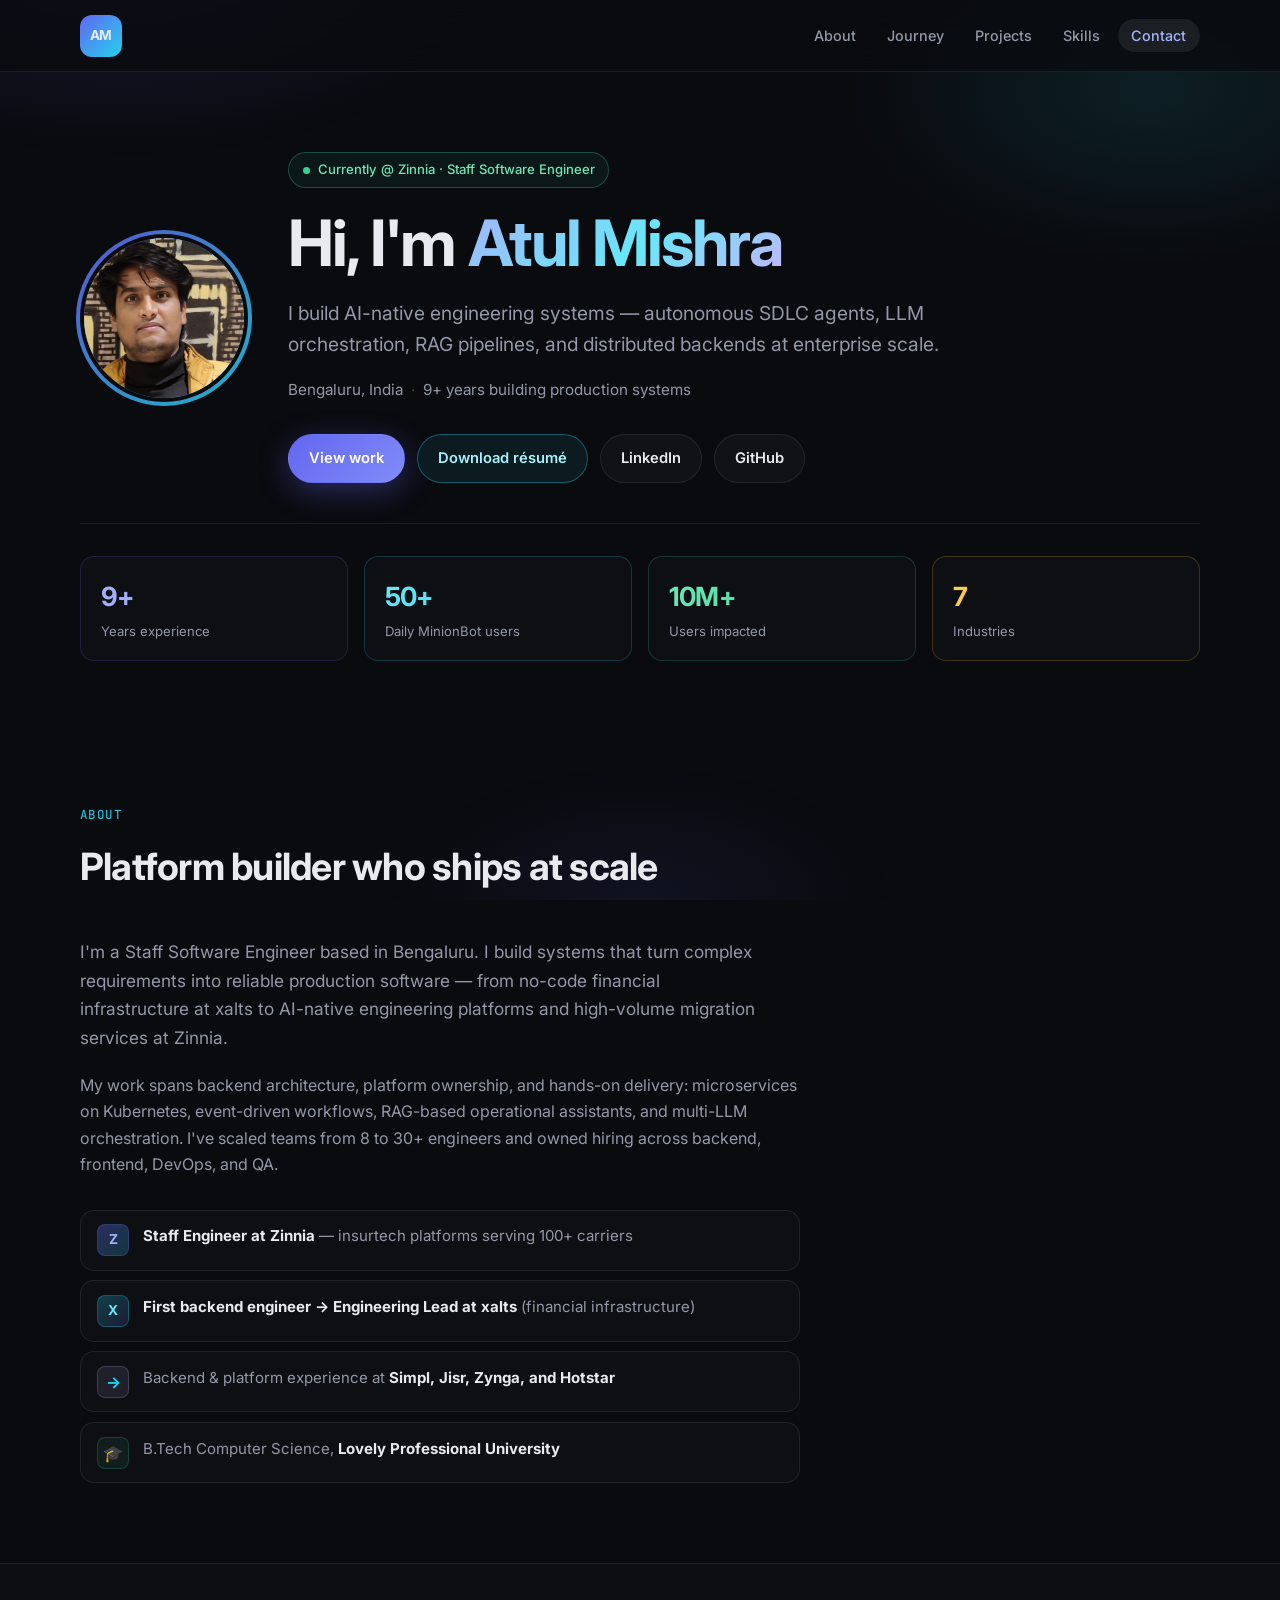
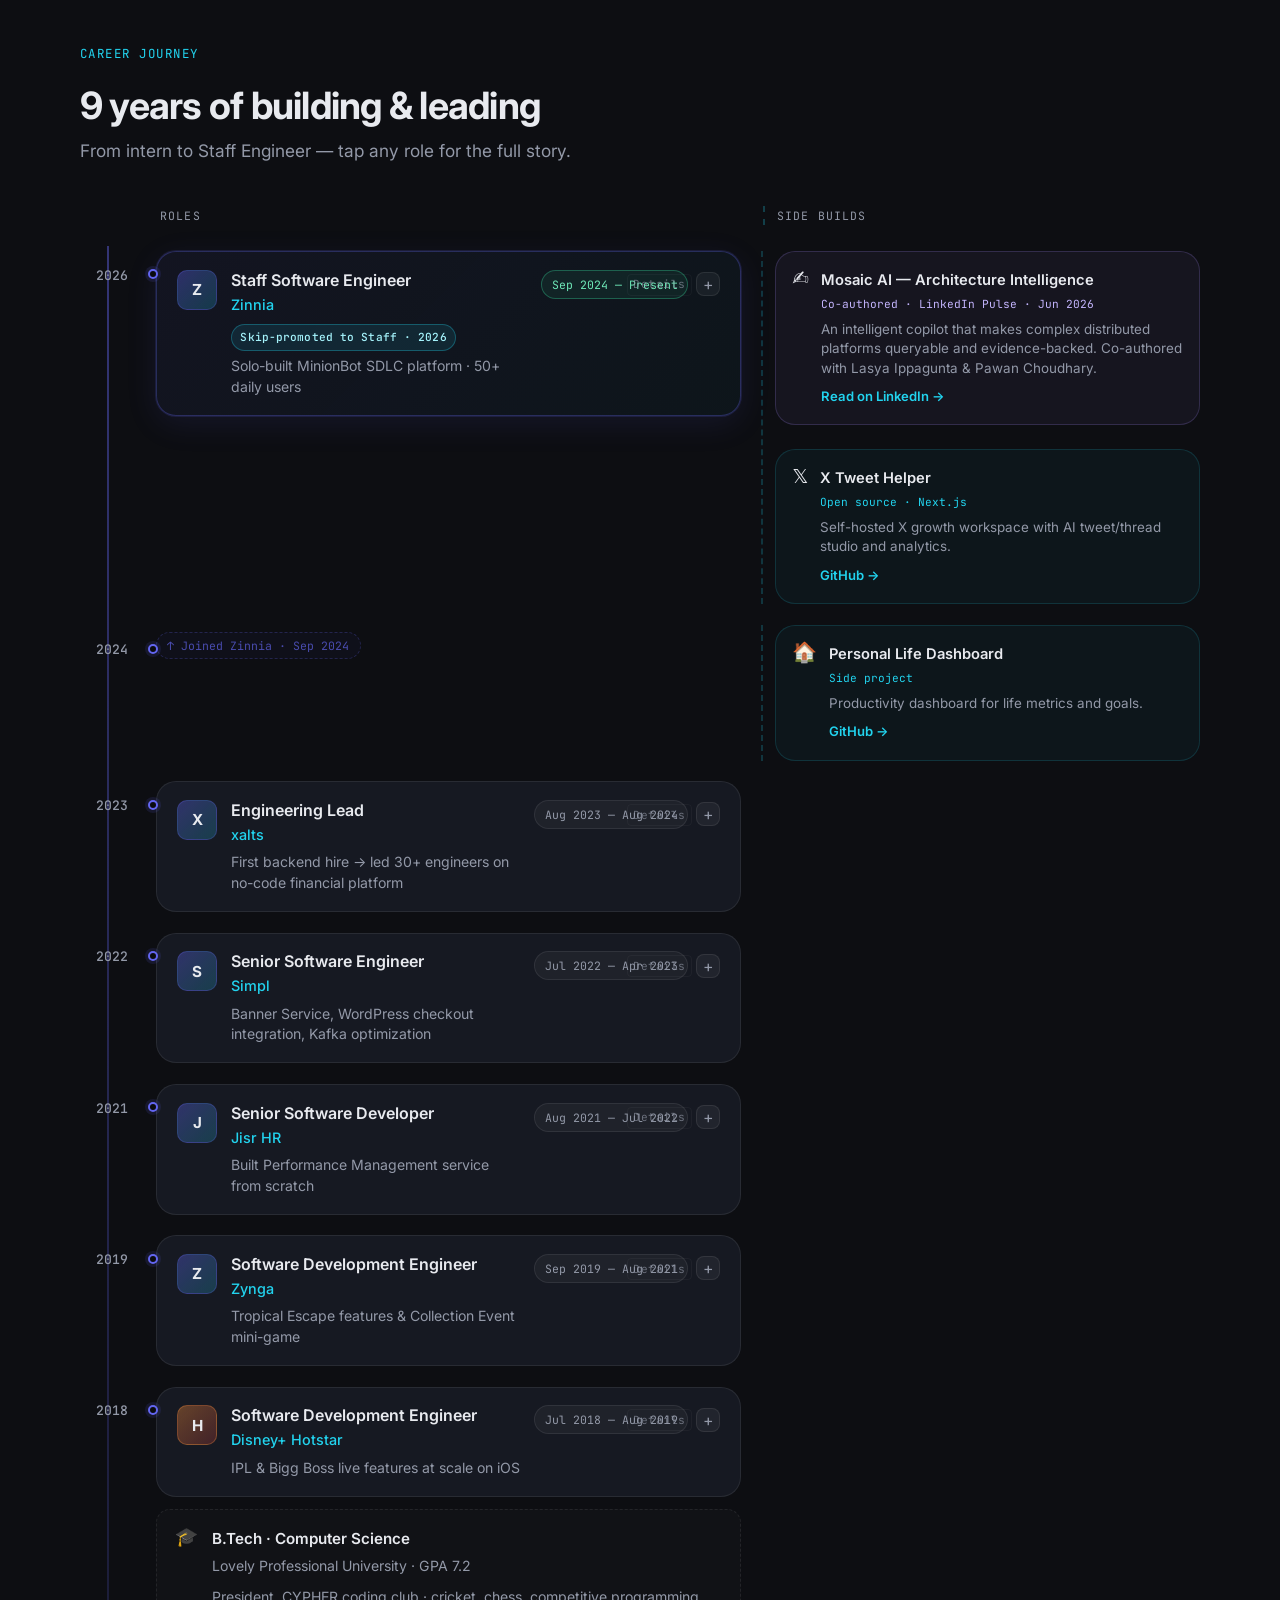
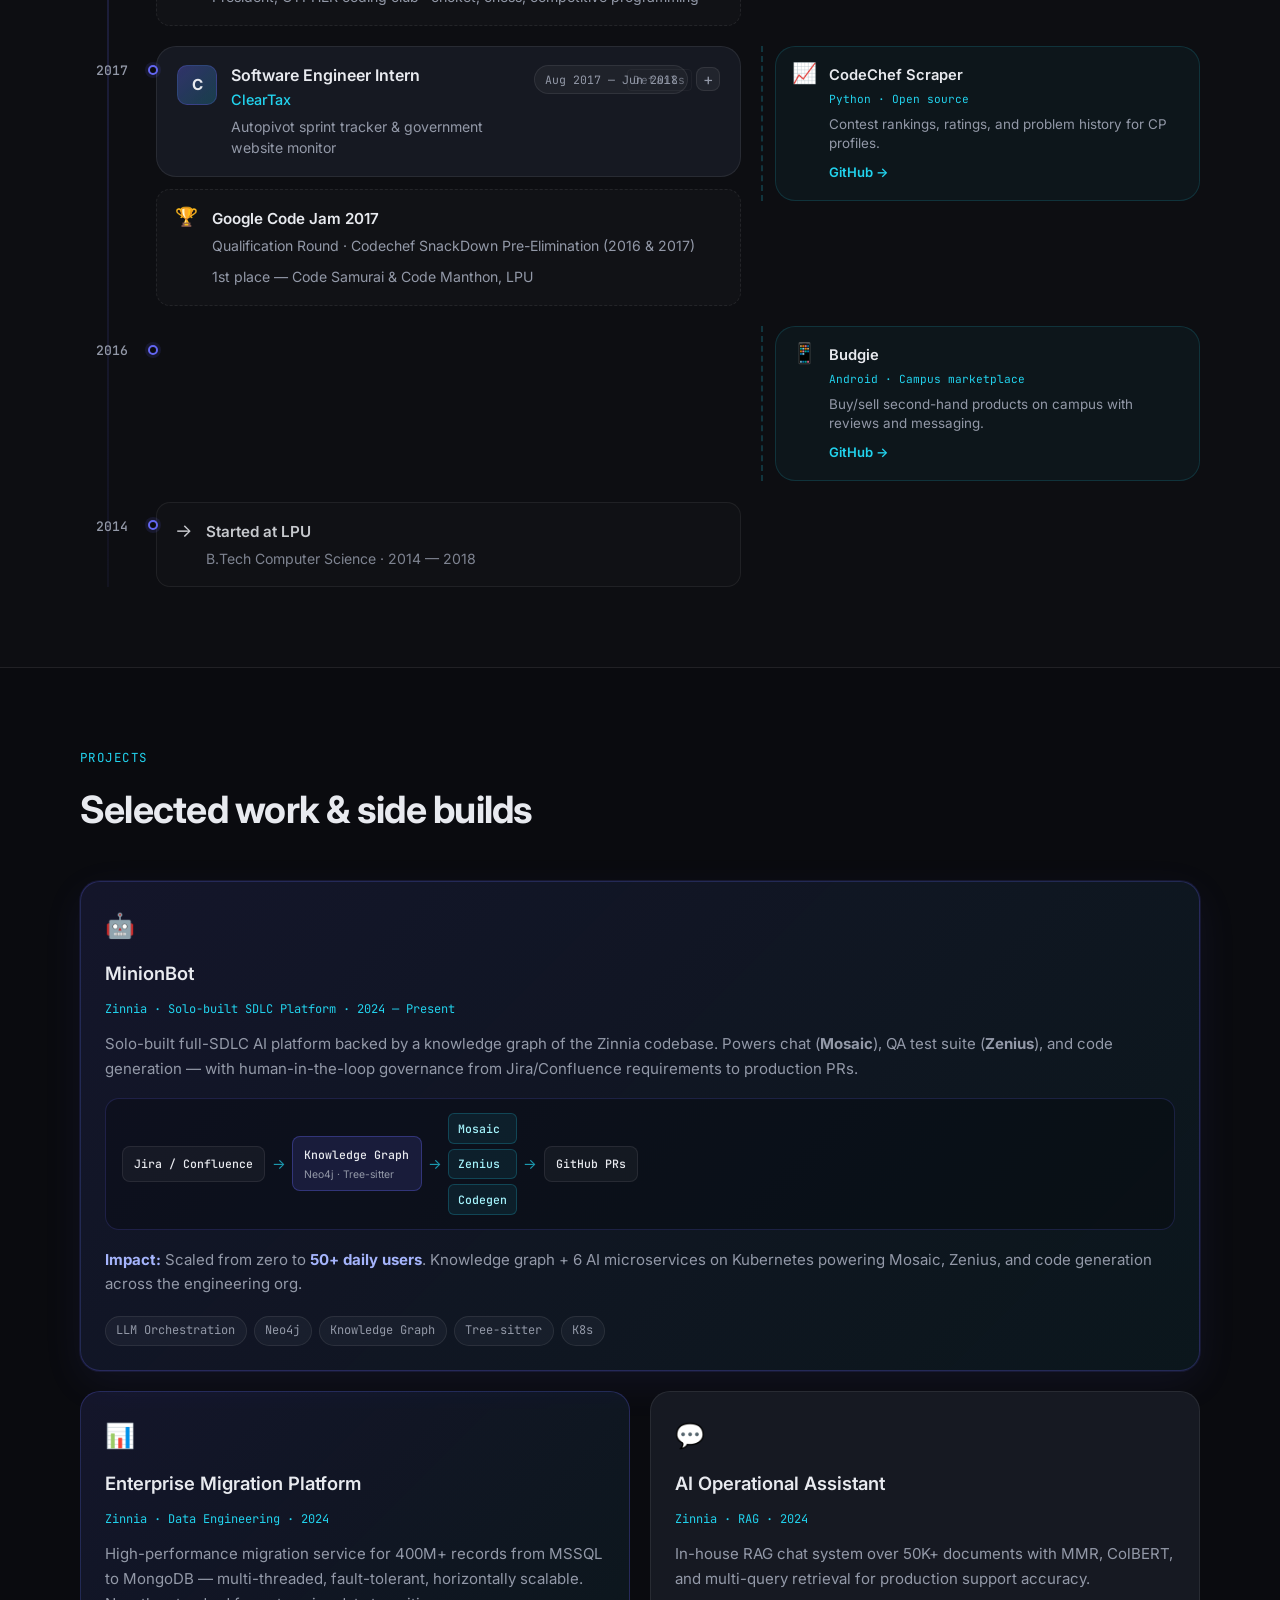
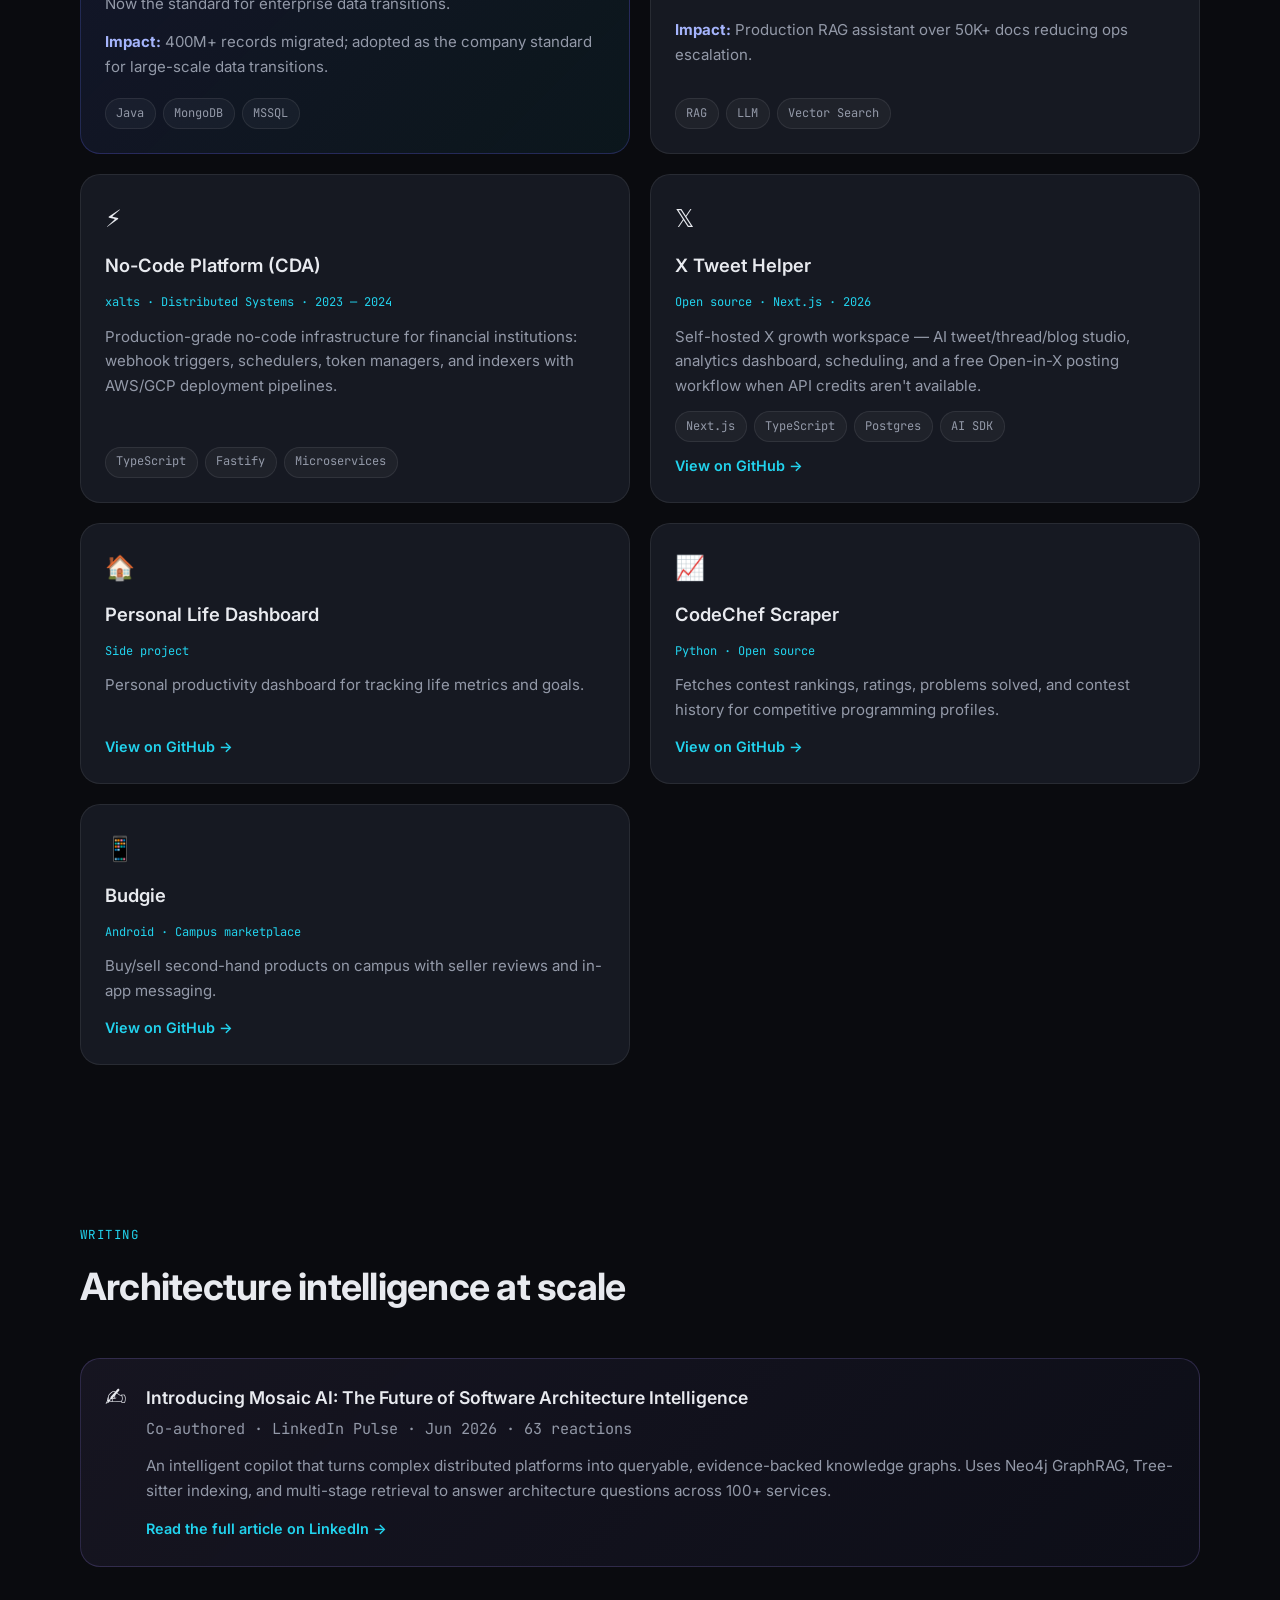
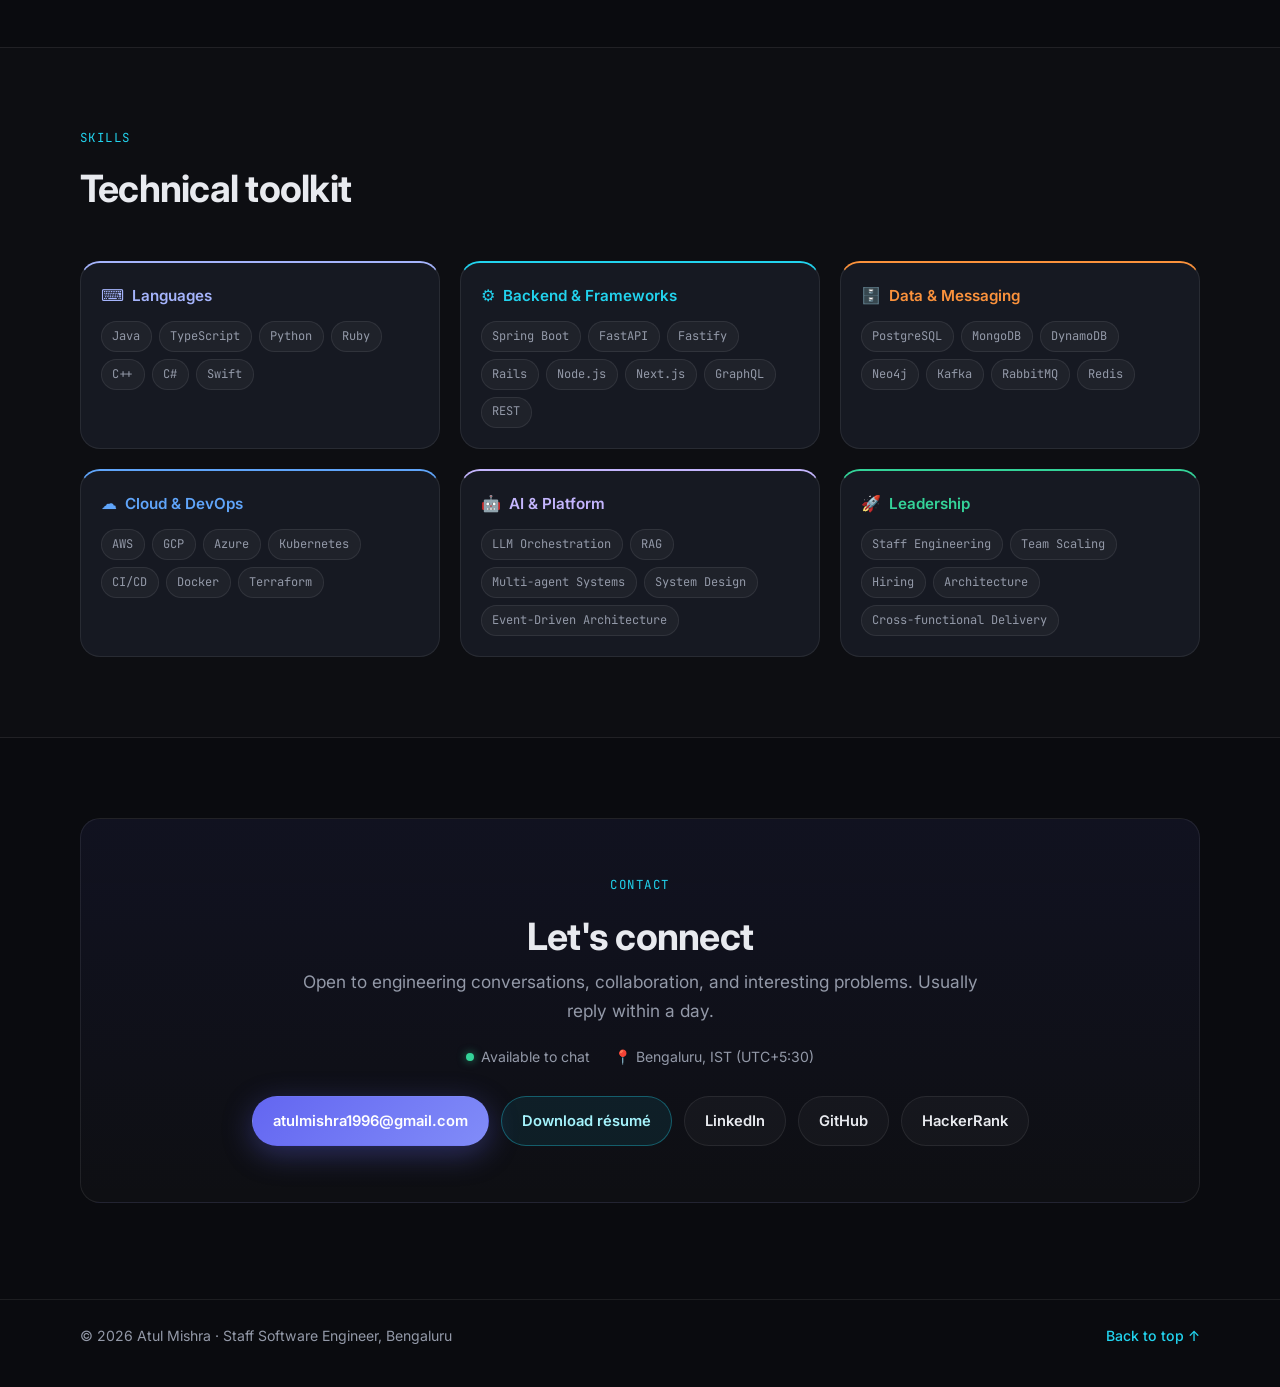
<file: index.html>
<!DOCTYPE html>
<html lang="en">
<head>
  <meta charset="UTF-8" />
  <meta name="viewport" content="width=device-width, initial-scale=1.0" />
  <meta name="description" content="Atul Mishra — Staff Software Engineer at Zinnia building AI platforms, autonomous SDLC agents, and enterprise-scale products." />
  <title>Atul Mishra · Staff Software Engineer</title>

  <!-- Open Graph / Social -->
  <meta property="og:type" content="website" />
  <meta property="og:url" content="https://atulmishra1996.github.io/" />
  <meta property="og:title" content="Atul Mishra · Staff Software Engineer" />
  <meta property="og:description" content="Building AI-native engineering systems: autonomous SDLC agents, LLM orchestration, RAG pipelines, and large-scale distributed platforms. 9+ years shipping at scale." />
  <meta property="og:image" content="https://atulmishra1996.github.io/assets/atul_photo.jpg" />
  <meta property="og:site_name" content="Atul Mishra" />

  <meta name="twitter:card" content="summary_large_image" />
  <meta name="twitter:title" content="Atul Mishra · Staff Software Engineer" />
  <meta name="twitter:description" content="AI platforms, distributed systems, and engineering leadership. 9+ years shipping at scale." />
  <meta name="twitter:image" content="https://atulmishra1996.github.io/assets/atul_photo.jpg" />

  <link rel="preconnect" href="https://fonts.googleapis.com" />
  <link rel="preconnect" href="https://fonts.gstatic.com" crossorigin />
  <link href="https://fonts.googleapis.com/css2?family=Inter:wght@400;500;600;700&family=JetBrains+Mono:wght@400;500&display=swap" rel="stylesheet" />
  <link rel="stylesheet" href="styles.css" />

  <!-- Structured data -->
  <script type="application/ld+json">
  {
    "@context": "https://schema.org",
    "@type": "Person",
    "name": "Atul Mishra",
    "jobTitle": "Staff Software Engineer",
    "url": "https://atulmishra1996.github.io/",
    "image": "https://atulmishra1996.github.io/assets/atul_photo.jpg",
    "email": "mailto:atulmishra1996@gmail.com",
    "address": {
      "@type": "PostalAddress",
      "addressLocality": "Bengaluru",
      "addressCountry": "IN"
    },
    "sameAs": [
      "https://www.linkedin.com/in/atul-mishra-96b4a2a3/",
      "https://github.com/atulmishra1996"
    ],
    "knowsAbout": [
      "AI Engineering", "LLM Orchestration", "RAG", "Distributed Systems",
      "Kubernetes", "Data Engineering", "Engineering Leadership"
    ]
  }
  </script>
</head>
<body>
  <!-- Scroll progress bar -->
  <div id="scroll-progress" aria-hidden="true"></div>

  <div class="bg-glow" aria-hidden="true"></div>

  <header class="site-header" id="top">
    <nav class="nav container">
      <a class="logo" href="#top">AM</a>
      <button class="nav-toggle" aria-label="Toggle menu" aria-expanded="false">
        <span></span><span></span><span></span>
      </button>
      <ul class="nav-links">
        <li><a href="#about">About</a></li>
        <li><a href="#journey">Journey</a></li>
        <li><a href="#projects">Projects</a></li>
        <li><a href="#skills">Skills</a></li>
        <li><a href="#contact">Contact</a></li>
      </ul>
    </nav>
  </header>

  <main>
    <section class="hero container">
      <div class="hero-layout">
        <div class="hero-photo-wrap">
          <img
            class="hero-photo"
            src="assets/atul_photo.jpg"
            alt="Atul Mishra"
            width="168"
            height="168"
            loading="eager"
            decoding="async"
            onerror="this.style.display='none';this.nextElementSibling.removeAttribute('hidden')"
          />
          <div class="hero-photo-fallback" hidden aria-hidden="true">AM</div>
        </div>
        <div class="hero-content hero-animate">
          <p class="hero-badge">
            <span class="badge-dot"></span>
            Currently @ Zinnia &middot; Staff Software Engineer
          </p>
          <h1 class="hero-title">
            Hi, I'm <span class="gradient-text">Atul Mishra</span>
          </h1>
          <p class="hero-subtitle">
            I build AI-native engineering systems — autonomous SDLC agents, LLM orchestration,
            RAG pipelines, and distributed backends at enterprise scale.
          </p>
          <p class="hero-meta">
            <span>Bengaluru, India</span>
            <span class="dot">·</span>
            <span>9+ years building production systems</span>
          </p>
          <div class="hero-actions">
            <a class="btn btn-primary" href="#projects">View work</a>
            <a class="btn btn-resume" href="assets/Atul_Mishra_Resume.pdf" download="Atul_Mishra_Resume.pdf">Download résumé</a>
            <a class="btn btn-ghost" href="https://www.linkedin.com/in/atul-mishra-96b4a2a3/" target="_blank" rel="noopener">LinkedIn</a>
            <a class="btn btn-ghost" href="https://github.com/atulmishra1996" target="_blank" rel="noopener">GitHub</a>
          </div>
        </div>
      </div>
      <div class="hero-stats hero-animate hero-animate--delay">
        <div class="stat stat--years" tabindex="0">
          <strong data-target="9" data-suffix="+">9+</strong>
          <span>Years experience</span>
          <div class="stat-tooltip">9 years shipping production-grade systems across 7 companies — from gaming and streaming to fintech and AI engineering.</div>
        </div>
        <div class="stat stat--minion" tabindex="0">
          <strong data-target="50" data-suffix="+">50+</strong>
          <span>Daily MinionBot users</span>
          <div class="stat-tooltip">Solo-built SDLC platform scaled from zero to 50+ daily users — knowledge graph powering Mosaic, Zenius, and code generation across Zinnia.</div>
        </div>
        <div class="stat stat--users" tabindex="0">
          <strong data-target="10" data-suffix="M+">10M+</strong>
          <span>Users impacted</span>
          <div class="stat-tooltip">Built live leaderboard, voting, and scorecard features for IPL &amp; Bigg Boss at Disney+ Hotstar — serving tens of millions of concurrent users.</div>
        </div>
        <div class="stat stat--industries" tabindex="0">
          <strong data-target="7" data-suffix="">7</strong>
          <span>Industries</span>
          <div class="stat-tooltip">Gaming · Fintech · Insurtech · Streaming · HR Tech · No-code Financial · AI Engineering — fast adapter across domains.</div>
        </div>
      </div>
    </section>

    <section id="about" class="section container reveal">
      <div class="section-head">
        <p class="eyebrow">About</p>
        <h2>Platform builder who ships at scale</h2>
      </div>
      <div class="about-grid">
        <p class="lead">
          I'm a Staff Software Engineer based in Bengaluru. I build systems that turn
          complex requirements into reliable production software — from no-code financial
          infrastructure at xalts to AI-native engineering platforms and high-volume migration
          services at Zinnia.
        </p>
        <p>
          My work spans backend architecture, platform ownership, and hands-on delivery: microservices
          on Kubernetes, event-driven workflows, RAG-based operational assistants, and multi-LLM
          orchestration. I've scaled teams from 8 to 30+ engineers and owned hiring across
          backend, frontend, DevOps, and QA.
        </p>
        <ul class="about-highlights">
          <li>
            <span class="highlight-icon highlight-icon--zinnia">Z</span>
            <div><strong>Staff Engineer at Zinnia</strong> — insurtech platforms serving 100+ carriers</div>
          </li>
          <li>
            <span class="highlight-icon highlight-icon--xalts">X</span>
            <div><strong>First backend engineer → Engineering Lead at xalts</strong> (financial infrastructure)</div>
          </li>
          <li>
            <span class="highlight-icon highlight-icon--exp">→</span>
            <div>Backend &amp; platform experience at <strong>Simpl, Jisr, Zynga, and Hotstar</strong></div>
          </li>
          <li>
            <span class="highlight-icon highlight-icon--edu">🎓</span>
            <div>B.Tech Computer Science, <strong>Lovely Professional University</strong></div>
          </li>
        </ul>
      </div>
    </section>

    <section id="journey" class="section section-alt">
      <div class="container reveal">
        <div class="section-head">
          <p class="eyebrow">Career Journey</p>
          <h2>9 years of building &amp; leading</h2>
          <p class="lead">From intern to Staff Engineer — tap any role for the full story.</p>
        </div>

        <div class="journey">
          <div class="journey-track-labels" aria-hidden="true">
            <span class="journey-track-label journey-track-label--career">Roles</span>
            <span class="journey-track-label journey-track-label--side">Side builds</span>
          </div>

          <div class="journey-spine" aria-hidden="true"></div>

          <!-- 2026 -->
          <div class="journey-row" data-year="2026">
            <div class="journey-year">2026</div>
            <div class="journey-career">
              <article class="journey-card journey-card--active" data-expanded="false">
                <button class="journey-card-toggle" type="button" aria-expanded="false">
                  <span class="journey-toggle-hint" aria-hidden="true">Details</span>
                  <div class="journey-card-head">
                    <div class="journey-card-logo" aria-hidden="true">Z</div>
                    <div class="journey-card-summary">
                      <h3>Staff Software Engineer</h3>
                      <p class="company">Zinnia</p>
                      <span class="promo-chip">Skip-promoted to Staff · 2026</span>
                      <p class="journey-card-teaser">Solo-built MinionBot SDLC platform · 50+ daily users</p>
                    </div>
                    <span class="timeline-date timeline-date--active">Sep 2024 — Present</span>
                  </div>
                </button>
                <div class="journey-card-body" hidden>
                  <p class="timeline-location">Bengaluru · On-site</p>
                  <ul>
                    <li><strong>Skip-promoted</strong> from Senior Software Engineer I to <strong>Staff Software Engineer</strong>.</li>
                    <li>Solo-built <strong>MinionBot</strong> — a full-SDLC AI platform powered by a knowledge graph of the Zinnia codebase. Powers chat (<strong>Mosaic</strong>), QA test suite (<strong>Zenius</strong>), and code generation — scaled from zero to <strong>50+ daily users</strong>.</li>
                    <li>Architected 6 independently deployable AI microservices: Tree-sitter indexing, Neo4j knowledge graphs, unified planning pipelines, and LLM-powered code execution on Kubernetes with Azure AD.</li>
                    <li>Co-authored <strong>Mosaic AI</strong> — an intelligent architecture copilot that makes Zinnia's entire distributed platform queryable and evidence-backed. <a class="project-link" href="https://www.linkedin.com/pulse/introducing-mosaic-ai-future-software-architecture-lasya-ippagunta-i8xof/" target="_blank" rel="noopener">Read on LinkedIn →</a></li>
                    <li>Built enterprise migration platform moving <strong>400M+ records</strong> from MSSQL to MongoDB with multi-threaded, fault-tolerant horizontal scaling.</li>
                    <li>Delivered RAG-based operational assistant over <strong>50,000+ documents</strong> using MMR, ColBERT, and multi-query retrieval.</li>
                  </ul>
                  <div class="tags">
                    <span>Java</span><span>Kubernetes</span><span>Neo4j</span><span>LLM</span><span>RAG</span><span>Azure AD</span>
                  </div>
                </div>
              </article>
            </div>
            <div class="journey-side">
              <article class="journey-side-card journey-side-card--writing">
                <div class="journey-side-icon">✍️</div>
                <div>
                  <h3>Mosaic AI — Architecture Intelligence</h3>
                  <p class="journey-side-meta">Co-authored · LinkedIn Pulse · Jun 2026</p>
                  <p>An intelligent copilot that makes complex distributed platforms queryable and evidence-backed. Co-authored with Lasya Ippagunta &amp; Pawan Choudhary.</p>
                  <a class="project-link" href="https://www.linkedin.com/pulse/introducing-mosaic-ai-future-software-architecture-lasya-ippagunta-i8xof/" target="_blank" rel="noopener">Read on LinkedIn →</a>
                </div>
              </article>
              <article class="journey-side-card">
                <div class="journey-side-icon">𝕏</div>
                <div>
                  <h3>X Tweet Helper</h3>
                  <p class="journey-side-meta">Open source · Next.js</p>
                  <p>Self-hosted X growth workspace with AI tweet/thread studio and analytics.</p>
                  <a class="project-link" href="https://github.com/atulmishra1996/x-tweet-helper" target="_blank" rel="noopener">GitHub →</a>
                </div>
              </article>
            </div>
          </div>

          <!-- 2024 - started at Zinnia (continued above) -->
          <div class="journey-row" data-year="2024">
            <div class="journey-year">2024</div>
            <div class="journey-career journey-career--continued">
              <div class="journey-continued-label">↑ Joined Zinnia · Sep 2024</div>
            </div>
            <div class="journey-side">
              <article class="journey-side-card">
                <div class="journey-side-icon">🏠</div>
                <div>
                  <h3>Personal Life Dashboard</h3>
                  <p class="journey-side-meta">Side project</p>
                  <p>Productivity dashboard for life metrics and goals.</p>
                  <a class="project-link" href="https://github.com/atulmishra1996/personal-life-dashboard" target="_blank" rel="noopener">GitHub →</a>
                </div>
              </article>
            </div>
          </div>

          <!-- 2023 -->
          <div class="journey-row" data-year="2023">
            <div class="journey-year">2023</div>
            <div class="journey-career">
              <article class="journey-card" data-expanded="false">
                <button class="journey-card-toggle" type="button" aria-expanded="false">
                  <span class="journey-toggle-hint" aria-hidden="true">Details</span>
                  <div class="journey-card-head">
                    <div class="journey-card-logo" aria-hidden="true">X</div>
                    <div class="journey-card-summary">
                      <h3>Engineering Lead</h3>
                      <p class="company">xalts</p>
                      <p class="journey-card-teaser">First backend hire → led 30+ engineers on no-code financial platform</p>
                    </div>
                    <span class="timeline-date">Aug 2023 — Aug 2024</span>
                  </div>
                </button>
                <div class="journey-card-body" hidden>
                  <p class="timeline-location">Bangalore</p>
                  <ul>
                    <li>Joined as first backend engineer; grew to lead backend, frontend, DevOps, and QA for the CDA no-code platform.</li>
                    <li>Designed distributed systems: webhook triggers, schedulers, token managers, and indexers from scratch.</li>
                    <li>Scaled team from 8 to 30+ engineers; owned hiring across all engineering disciplines.</li>
                    <li>Optimized DB calls by ~70% on CDA execution paths; built deployment pipelines on AWS and GCP.</li>
                  </ul>
                  <div class="tags">
                    <span>TypeScript</span><span>Fastify</span><span>Java</span><span>Spring</span><span>AWS</span><span>GCP</span><span>RabbitMQ</span>
                  </div>
                </div>
              </article>
            </div>
            <div class="journey-side"></div>
          </div>

          <!-- 2022 -->
          <div class="journey-row" data-year="2022">
            <div class="journey-year">2022</div>
            <div class="journey-career">
              <article class="journey-card" data-expanded="false">
                <button class="journey-card-toggle" type="button" aria-expanded="false">
                  <span class="journey-toggle-hint" aria-hidden="true">Details</span>
                  <div class="journey-card-head">
                    <div class="journey-card-logo" aria-hidden="true">S</div>
                    <div class="journey-card-summary">
                      <h3>Senior Software Engineer</h3>
                      <p class="company">Simpl</p>
                      <p class="journey-card-teaser">Banner Service, WordPress checkout integration, Kafka optimization</p>
                    </div>
                    <span class="timeline-date">Jul 2022 — Apr 2023</span>
                  </div>
                </button>
                <div class="journey-card-body" hidden>
                  <ul>
                    <li>Shipped Banner Service end-to-end in Java/Spring Boot.</li>
                    <li>Integrated WordPress e-commerce with Simpl Checkout via Python/FastAPI.</li>
                    <li>Reduced consumer lag in event and message management (Kafka).</li>
                  </ul>
                  <div class="tags"><span>Java</span><span>Spring</span><span>Python</span><span>FastAPI</span><span>Kafka</span></div>
                </div>
              </article>
            </div>
            <div class="journey-side"></div>
          </div>

          <!-- 2021 -->
          <div class="journey-row" data-year="2021">
            <div class="journey-year">2021</div>
            <div class="journey-career">
              <article class="journey-card" data-expanded="false">
                <button class="journey-card-toggle" type="button" aria-expanded="false">
                  <span class="journey-toggle-hint" aria-hidden="true">Details</span>
                  <div class="journey-card-head">
                    <div class="journey-card-logo" aria-hidden="true">J</div>
                    <div class="journey-card-summary">
                      <h3>Senior Software Developer</h3>
                      <p class="company">Jisr HR</p>
                      <p class="journey-card-teaser">Built Performance Management service from scratch</p>
                    </div>
                    <span class="timeline-date">Aug 2021 — Jul 2022</span>
                  </div>
                </button>
                <div class="journey-card-body" hidden>
                  <ul>
                    <li>Built Performance Management service from scratch for goals and employee tracking.</li>
                    <li>Collaborated with Payroll team on system efficiency; optimized HR Attendance APIs.</li>
                  </ul>
                  <div class="tags"><span>Ruby on Rails</span><span>Java</span><span>Kafka</span><span>AWS</span></div>
                </div>
              </article>
            </div>
            <div class="journey-side"></div>
          </div>

          <!-- 2019 -->
          <div class="journey-row" data-year="2019">
            <div class="journey-year">2019</div>
            <div class="journey-career">
              <article class="journey-card" data-expanded="false">
                <button class="journey-card-toggle" type="button" aria-expanded="false">
                  <span class="journey-toggle-hint" aria-hidden="true">Details</span>
                  <div class="journey-card-head">
                    <div class="journey-card-logo" aria-hidden="true">Z</div>
                    <div class="journey-card-summary">
                      <h3>Software Development Engineer</h3>
                      <p class="company">Zynga</p>
                      <p class="journey-card-teaser">Tropical Escape features &amp; Collection Event mini-game</p>
                    </div>
                    <span class="timeline-date">Sep 2019 — Aug 2021</span>
                  </div>
                </button>
                <div class="journey-card-body" hidden>
                  <ul>
                    <li>Developed Tropical Escape features; optimized orderboard crafting.</li>
                    <li>Shipped Collection Event mini-game — measurably improved player engagement.</li>
                  </ul>
                  <div class="tags"><span>C#</span><span>.NET</span><span>Unity</span><span>Python</span></div>
                </div>
              </article>
            </div>
            <div class="journey-side"></div>
          </div>

          <!-- 2018 -->
          <div class="journey-row" data-year="2018">
            <div class="journey-year">2018</div>
            <div class="journey-career">
              <article class="journey-card" data-expanded="false">
                <button class="journey-card-toggle" type="button" aria-expanded="false">
                  <span class="journey-toggle-hint" aria-hidden="true">Details</span>
                  <div class="journey-card-head">
                    <div class="journey-card-logo journey-card-logo--hotstar" aria-hidden="true">H</div>
                    <div class="journey-card-summary">
                      <h3>Software Development Engineer</h3>
                      <p class="company">Disney+ Hotstar</p>
                      <p class="journey-card-teaser">IPL &amp; Bigg Boss live features at scale on iOS</p>
                    </div>
                    <span class="timeline-date">Jul 2018 — Aug 2019</span>
                  </div>
                </button>
                <div class="journey-card-body" hidden>
                  <ul>
                    <li>iOS social pod: integrated AsyncDisplayKit, replacing Auto Layout across UI.</li>
                    <li>Built leaderboard, scorecard, and voting/polling for IPL &amp; Bigg Boss at scale.</li>
                  </ul>
                  <div class="tags"><span>Swift</span><span>Objective-C</span><span>RxSwift</span><span>AWS</span></div>
                </div>
              </article>
              <article class="journey-milestone">
                <span class="journey-milestone-icon" aria-hidden="true">🎓</span>
                <div>
                  <h3>B.Tech · Computer Science</h3>
                  <p>Lovely Professional University · GPA 7.2</p>
                  <p class="muted">President, CYPHER coding club · cricket, chess, competitive programming</p>
                </div>
              </article>
            </div>
            <div class="journey-side"></div>
          </div>

          <!-- 2017 -->
          <div class="journey-row" data-year="2017">
            <div class="journey-year">2017</div>
            <div class="journey-career">
              <article class="journey-card" data-expanded="false">
                <button class="journey-card-toggle" type="button" aria-expanded="false">
                  <span class="journey-toggle-hint" aria-hidden="true">Details</span>
                  <div class="journey-card-head">
                    <div class="journey-card-logo" aria-hidden="true">C</div>
                    <div class="journey-card-summary">
                      <h3>Software Engineer Intern</h3>
                      <p class="company">ClearTax</p>
                      <p class="journey-card-teaser">Autopivot sprint tracker &amp; government website monitor</p>
                    </div>
                    <span class="timeline-date">Aug 2017 — Jun 2018</span>
                  </div>
                </button>
                <div class="journey-card-body" hidden>
                  <ul>
                    <li>Built Autopivot (Ruby on Rails) integrated with Pivotal Tracker for sprint tracking.</li>
                    <li>Python scraper monitoring government websites with change notifications.</li>
                  </ul>
                  <div class="tags"><span>Ruby on Rails</span><span>Python</span></div>
                </div>
              </article>
              <article class="journey-milestone">
                <span class="journey-milestone-icon" aria-hidden="true">🏆</span>
                <div>
                  <h3>Google Code Jam 2017</h3>
                  <p>Qualification Round · Codechef SnackDown Pre-Elimination (2016 &amp; 2017)</p>
                  <p class="muted">1st place — Code Samurai &amp; Code Manthon, LPU</p>
                </div>
              </article>
            </div>
            <div class="journey-side">
              <article class="journey-side-card">
                <div class="journey-side-icon">📈</div>
                <div>
                  <h3>CodeChef Scraper</h3>
                  <p class="journey-side-meta">Python · Open source</p>
                  <p>Contest rankings, ratings, and problem history for CP profiles.</p>
                  <a class="project-link" href="https://github.com/Killcode1996/CodechefScrapper" target="_blank" rel="noopener">GitHub →</a>
                </div>
              </article>
            </div>
          </div>

          <!-- 2016 -->
          <div class="journey-row" data-year="2016">
            <div class="journey-year">2016</div>
            <div class="journey-career"></div>
            <div class="journey-side">
              <article class="journey-side-card">
                <div class="journey-side-icon">📱</div>
                <div>
                  <h3>Budgie</h3>
                  <p class="journey-side-meta">Android · Campus marketplace</p>
                  <p>Buy/sell second-hand products on campus with reviews and messaging.</p>
                  <a class="project-link" href="https://github.com/Killcode1996/Budgie" target="_blank" rel="noopener">GitHub →</a>
                </div>
              </article>
            </div>
          </div>

          <!-- 2014 start -->
          <div class="journey-row journey-row--start" data-year="2014">
            <div class="journey-year">2014</div>
            <div class="journey-career">
              <article class="journey-milestone journey-milestone--start">
                <span class="journey-milestone-icon" aria-hidden="true">→</span>
                <div>
                  <h3>Started at LPU</h3>
                  <p>B.Tech Computer Science · 2014 — 2018</p>
                </div>
              </article>
            </div>
            <div class="journey-side"></div>
          </div>
        </div>
      </div>
    </section>

    <section id="projects" class="section container reveal">
      <div class="section-head">
        <p class="eyebrow">Projects</p>
        <h2>Selected work &amp; side builds</h2>
      </div>
      <div class="project-grid">
        <article class="project-card featured project-card--flagship" data-tags="llm,neo4j,tree-sitter,kubernetes,k8s,ai">
          <div class="project-icon">🤖</div>
          <h3>MinionBot</h3>
          <p class="project-meta">Zinnia · Solo-built SDLC Platform · 2024 — Present</p>
          <p>Solo-built full-SDLC AI platform backed by a knowledge graph of the Zinnia codebase. Powers chat (<strong>Mosaic</strong>), QA test suite (<strong>Zenius</strong>), and code generation — with human-in-the-loop governance from Jira/Confluence requirements to production PRs.</p>
          <div class="arch-flow" aria-label="MinionBot architecture flow">
            <div class="arch-flow-step">
              <span class="arch-flow-label">Jira / Confluence</span>
            </div>
            <span class="arch-flow-arrow" aria-hidden="true">→</span>
            <div class="arch-flow-step arch-flow-step--core">
              <span class="arch-flow-label">Knowledge Graph</span>
              <span class="arch-flow-sub">Neo4j · Tree-sitter</span>
            </div>
            <span class="arch-flow-arrow" aria-hidden="true">→</span>
            <div class="arch-flow-branch">
              <span class="arch-flow-label">Mosaic</span>
              <span class="arch-flow-label">Zenius</span>
              <span class="arch-flow-label">Codegen</span>
            </div>
            <span class="arch-flow-arrow" aria-hidden="true">→</span>
            <div class="arch-flow-step">
              <span class="arch-flow-label">GitHub PRs</span>
            </div>
          </div>
          <p class="project-impact"><strong>Impact:</strong> Scaled from zero to <strong>50+ daily users</strong>. Knowledge graph + 6 AI microservices on Kubernetes powering Mosaic, Zenius, and code generation across the engineering org.</p>
          <div class="tags">
            <span>LLM Orchestration</span><span>Neo4j</span><span>Knowledge Graph</span><span>Tree-sitter</span><span>K8s</span>
          </div>
        </article>

        <article class="project-card featured" data-tags="java,mongodb,mssql,data">
          <div class="project-icon">📊</div>
          <h3>Enterprise Migration Platform</h3>
          <p class="project-meta">Zinnia · Data Engineering · 2024</p>
          <p>High-performance migration service for 400M+ records from MSSQL to MongoDB — multi-threaded, fault-tolerant, horizontally scalable. Now the standard for enterprise data transitions.</p>
          <p class="project-impact"><strong>Impact:</strong> 400M+ records migrated; adopted as the company standard for large-scale data transitions.</p>
          <div class="tags">
            <span>Java</span><span>MongoDB</span><span>MSSQL</span>
          </div>
        </article>

        <article class="project-card" data-tags="rag,llm,vector,ai">
          <div class="project-icon">💬</div>
          <h3>AI Operational Assistant</h3>
          <p class="project-meta">Zinnia · RAG · 2024</p>
          <p>In-house RAG chat system over 50K+ documents with MMR, ColBERT, and multi-query retrieval for production support accuracy.</p>
          <p class="project-impact"><strong>Impact:</strong> Production RAG assistant over 50K+ docs reducing ops escalation.</p>
          <div class="tags">
            <span>RAG</span><span>LLM</span><span>Vector Search</span>
          </div>
        </article>

        <article class="project-card" data-tags="typescript,fastify,aws,gcp,microservices">
          <div class="project-icon">⚡</div>
          <h3>No-Code Platform (CDA)</h3>
          <p class="project-meta">xalts · Distributed Systems · 2023 — 2024</p>
          <p>Production-grade no-code infrastructure for financial institutions: webhook triggers, schedulers, token managers, and indexers with AWS/GCP deployment pipelines.</p>
          <div class="tags">
            <span>TypeScript</span><span>Fastify</span><span>Microservices</span>
          </div>
        </article>

        <article class="project-card" data-tags="next.js,typescript,postgres,ai">
          <div class="project-icon">𝕏</div>
          <h3>X Tweet Helper</h3>
          <p class="project-meta">Open source · Next.js · 2026</p>
          <p>Self-hosted X growth workspace — AI tweet/thread/blog studio, analytics dashboard, scheduling, and a free Open-in-X posting workflow when API credits aren't available.</p>
          <div class="tags">
            <span>Next.js</span><span>TypeScript</span><span>Postgres</span><span>AI SDK</span>
          </div>
          <a class="project-link" href="https://github.com/atulmishra1996/x-tweet-helper" target="_blank" rel="noopener">View on GitHub →</a>
        </article>

        <article class="project-card">
          <div class="project-icon">🏠</div>
          <h3>Personal Life Dashboard</h3>
          <p class="project-meta">Side project</p>
          <p>Personal productivity dashboard for tracking life metrics and goals.</p>
          <a class="project-link" href="https://github.com/atulmishra1996/personal-life-dashboard" target="_blank" rel="noopener">View on GitHub →</a>
        </article>

        <article class="project-card">
          <div class="project-icon">📈</div>
          <h3>CodeChef Scraper</h3>
          <p class="project-meta">Python · Open source</p>
          <p>Fetches contest rankings, ratings, problems solved, and contest history for competitive programming profiles.</p>
          <a class="project-link" href="https://github.com/Killcode1996/CodechefScrapper" target="_blank" rel="noopener">View on GitHub →</a>
        </article>

        <article class="project-card">
          <div class="project-icon">📱</div>
          <h3>Budgie</h3>
          <p class="project-meta">Android · Campus marketplace</p>
          <p>Buy/sell second-hand products on campus with seller reviews and in-app messaging.</p>
          <a class="project-link" href="https://github.com/Killcode1996/Budgie" target="_blank" rel="noopener">View on GitHub →</a>
        </article>
      </div>
    </section>

    <!-- Writing highlight -->
    <section id="writing" class="section container reveal">
      <div class="section-head">
        <p class="eyebrow">Writing</p>
        <h2>Architecture intelligence at scale</h2>
      </div>
      <article class="writing-card">
        <div class="writing-icon">✍️</div>
        <div class="writing-body">
          <h3>Introducing Mosaic AI: The Future of Software Architecture Intelligence</h3>
          <p class="writing-meta">Co-authored · LinkedIn Pulse · Jun 2026 · 63 reactions</p>
          <p>An intelligent copilot that turns complex distributed platforms into queryable, evidence-backed knowledge graphs. Uses Neo4j GraphRAG, Tree-sitter indexing, and multi-stage retrieval to answer architecture questions across 100+ services.</p>
          <a class="project-link" href="https://www.linkedin.com/pulse/introducing-mosaic-ai-future-software-architecture-lasya-ippagunta-i8xof/" target="_blank" rel="noopener">Read the full article on LinkedIn →</a>
        </div>
      </article>
    </section>

    <section id="skills" class="section section-alt">
      <div class="container reveal">
        <div class="section-head">
          <p class="eyebrow">Skills</p>
          <h2>Technical toolkit</h2>
        </div>
        <div class="skills-grid">
          <div class="skill-group skill-group--lang">
            <h3><span class="skill-group-icon">⌨️</span> Languages</h3>
            <div class="skill-pills">
              <span>Java</span><span>TypeScript</span><span>Python</span><span>Ruby</span><span>C++</span><span>C#</span><span>Swift</span>
            </div>
          </div>
          <div class="skill-group skill-group--backend">
            <h3><span class="skill-group-icon">⚙️</span> Backend &amp; Frameworks</h3>
            <div class="skill-pills">
              <span>Spring Boot</span><span>FastAPI</span><span>Fastify</span><span>Rails</span><span>Node.js</span><span>Next.js</span><span>GraphQL</span><span>REST</span>
            </div>
          </div>
          <div class="skill-group skill-group--data">
            <h3><span class="skill-group-icon">🗄️</span> Data &amp; Messaging</h3>
            <div class="skill-pills">
              <span>PostgreSQL</span><span>MongoDB</span><span>DynamoDB</span><span>Neo4j</span><span>Kafka</span><span>RabbitMQ</span><span>Redis</span>
            </div>
          </div>
          <div class="skill-group skill-group--cloud">
            <h3><span class="skill-group-icon">☁️</span> Cloud &amp; DevOps</h3>
            <div class="skill-pills">
              <span>AWS</span><span>GCP</span><span>Azure</span><span>Kubernetes</span><span>CI/CD</span><span>Docker</span><span>Terraform</span>
            </div>
          </div>
          <div class="skill-group skill-group--ai">
            <h3><span class="skill-group-icon">🤖</span> AI &amp; Platform</h3>
            <div class="skill-pills">
              <span>LLM Orchestration</span><span>RAG</span><span>Multi-agent Systems</span><span>System Design</span><span>Event-Driven Architecture</span>
            </div>
          </div>
          <div class="skill-group skill-group--lead">
            <h3><span class="skill-group-icon">🚀</span> Leadership</h3>
            <div class="skill-pills">
              <span>Staff Engineering</span><span>Team Scaling</span><span>Hiring</span><span>Architecture</span><span>Cross-functional Delivery</span>
            </div>
          </div>
        </div>
      </div>
    </section>

    <section id="contact" class="section section-contact">
      <div class="container reveal">
        <div class="contact-card">
          <div class="section-head">
            <p class="eyebrow">Contact</p>
            <h2>Let's connect</h2>
            <p class="lead">Open to engineering conversations, collaboration, and interesting problems. Usually reply within a day.</p>
          </div>
          <div class="contact-meta-row">
            <span class="contact-meta-item">
              <span class="contact-dot"></span>
              Available to chat
            </span>
            <span class="contact-meta-item">
              📍 Bengaluru, IST (UTC+5:30)
            </span>
          </div>
          <div class="contact-actions">
            <a class="btn btn-primary" href="mailto:atulmishra1996@gmail.com">atulmishra1996@gmail.com</a>
            <a class="btn btn-resume" href="assets/Atul_Mishra_Resume.pdf" download="Atul_Mishra_Resume.pdf">Download résumé</a>
            <a class="btn btn-ghost" href="https://www.linkedin.com/in/atul-mishra-96b4a2a3/" target="_blank" rel="noopener">LinkedIn</a>
            <a class="btn btn-ghost" href="https://github.com/atulmishra1996" target="_blank" rel="noopener">GitHub</a>
            <a class="btn btn-ghost" href="https://www.hackerrank.com/KILLCODE" target="_blank" rel="noopener">HackerRank</a>
          </div>
        </div>
      </div>
    </section>
  </main>

  <footer class="footer">
    <div class="container footer-inner">
      <p>© <span id="year"></span> Atul Mishra · Staff Software Engineer, Bengaluru</p>
      <a href="#top" class="back-top">Back to top ↑</a>
    </div>
  </footer>

  <script src="script.js"></script>
  <!-- Privacy-friendly analytics: https://atulmishra1996.goatcounter.com -->
  <script data-goatcounter="https://atulmishra1996.goatcounter.com/count"
          async src="https://gc.zgo.at/count.js"></script>
</body>
</html>
</file>
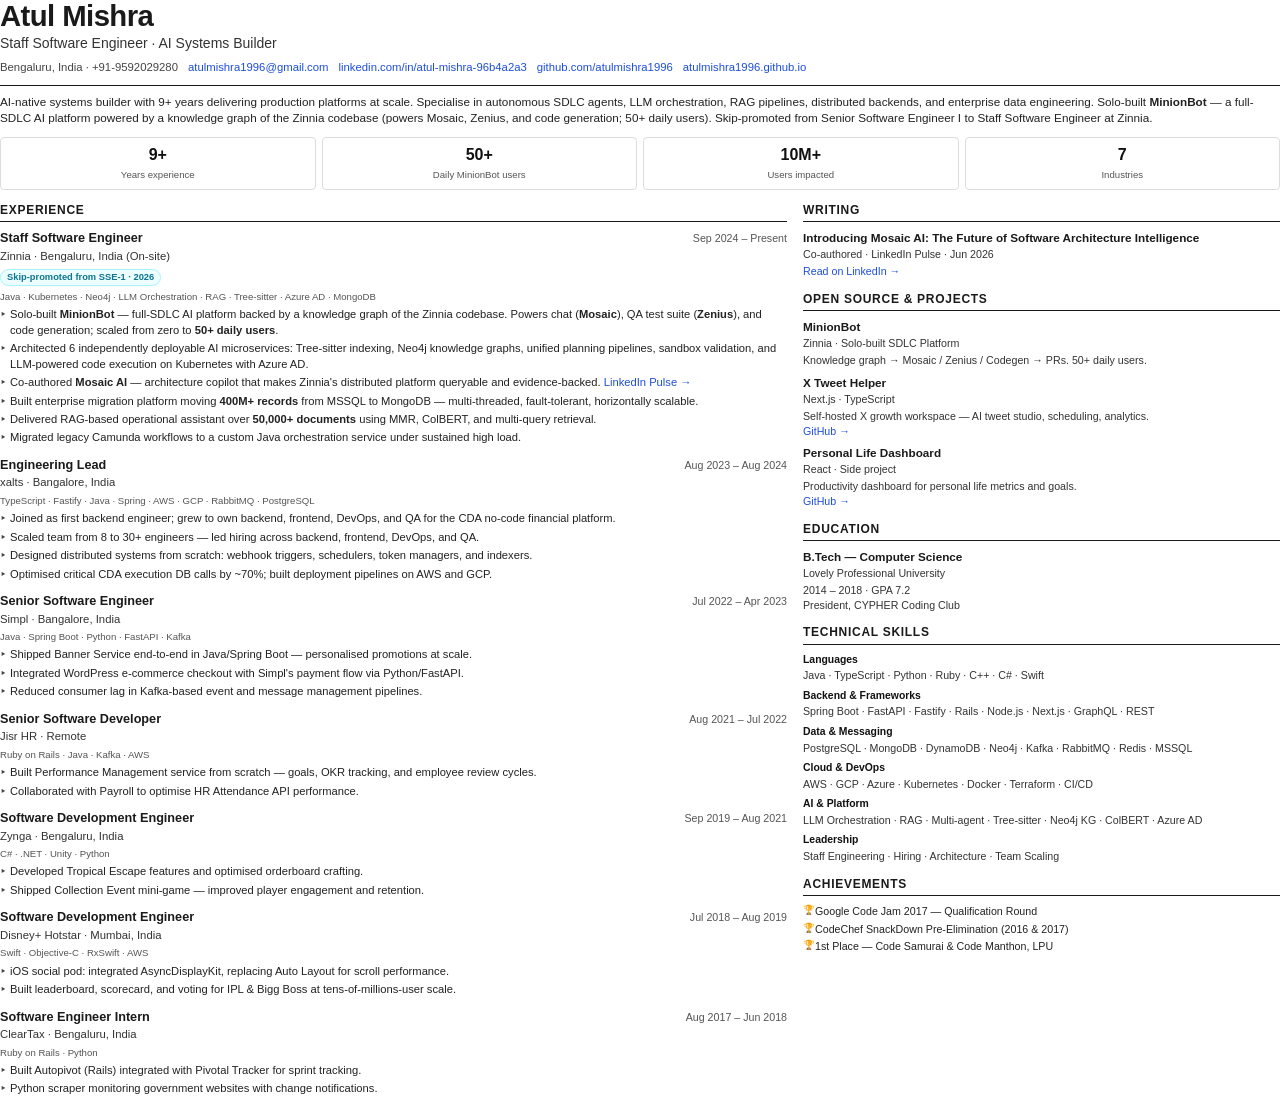
<file: resume.html>
<!DOCTYPE html>
<html lang="en">
<head>
  <meta charset="UTF-8" />
  <meta name="viewport" content="width=device-width, initial-scale=1.0" />
  <title>Atul Mishra — Resume</title>
  <style>
    @page { size: A4; margin: 0.45in 0.5in; }
    * { box-sizing: border-box; margin: 0; padding: 0; }
    body {
      font-family: "Helvetica Neue", Helvetica, Arial, sans-serif;
      font-size: 9.2pt;
      line-height: 1.38;
      color: #1a1a1a;
      background: #fff;
    }
    a { color: #1d4ed8; text-decoration: none; }
    h1 {
      font-size: 22pt;
      font-weight: 700;
      letter-spacing: -0.02em;
      line-height: 1.1;
    }
    .subtitle {
      font-size: 10.5pt;
      color: #333;
      margin-top: 2px;
      font-weight: 500;
    }
    .contact {
      margin-top: 6px;
      font-size: 8.5pt;
      color: #444;
      display: flex;
      flex-wrap: wrap;
      gap: 2px 10px;
    }
    .summary {
      margin-top: 10px;
      padding-top: 8px;
      border-top: 1.5px solid #1a1a1a;
      font-size: 8.8pt;
      color: #222;
    }
    .stats {
      display: grid;
      grid-template-columns: repeat(4, 1fr);
      gap: 6px;
      margin: 10px 0 12px;
    }
    .stat {
      text-align: center;
      padding: 6px 4px;
      border: 1px solid #ddd;
      border-radius: 4px;
    }
    .stat strong {
      display: block;
      font-size: 12pt;
      font-weight: 700;
      color: #111;
    }
    .stat span {
      font-size: 7.2pt;
      color: #555;
    }
    .layout {
      display: grid;
      grid-template-columns: 1.65fr 1fr;
      gap: 16px;
    }
    .section-title {
      font-size: 9pt;
      font-weight: 700;
      letter-spacing: 0.06em;
      text-transform: uppercase;
      border-bottom: 1.5px solid #1a1a1a;
      padding-bottom: 3px;
      margin: 0 0 8px;
    }
    .job { margin-bottom: 11px; }
    .job-head {
      display: flex;
      justify-content: space-between;
      align-items: baseline;
      gap: 8px;
    }
    .job-title { font-weight: 700; font-size: 9.5pt; }
    .job-date { font-size: 8pt; color: #555; white-space: nowrap; }
    .job-co { font-size: 8.5pt; color: #333; margin: 1px 0 3px; }
    .job-tags {
      font-size: 7.2pt;
      color: #555;
      margin-bottom: 4px;
    }
    .job ul { padding-left: 0; list-style: none; }
    .job li {
      position: relative;
      padding-left: 10px;
      margin-bottom: 3px;
      font-size: 8.4pt;
      color: #222;
    }
    .job li::before {
      content: "‣";
      position: absolute;
      left: 0;
      color: #444;
    }
    .chip {
      display: inline-block;
      margin: 2px 0 4px;
      padding: 1px 6px;
      border-radius: 999px;
      font-size: 7pt;
      font-weight: 600;
      color: #0e7490;
      background: #ecfeff;
      border: 1px solid #a5f3fc;
    }
    .side-block { margin-bottom: 12px; }
    .side-item { margin-bottom: 7px; }
    .side-item h4 { font-size: 8.8pt; font-weight: 700; }
    .side-meta { font-size: 7.5pt; color: #555; margin: 1px 0 2px; }
    .side-item p { font-size: 8pt; color: #333; }
    .skill-group { margin-bottom: 6px; }
    .skill-group h4 {
      font-size: 7.8pt;
      font-weight: 700;
      color: #111;
      margin-bottom: 1px;
    }
    .skill-group p { font-size: 8pt; color: #333; }
    .ach li {
      font-size: 8pt;
      margin-bottom: 3px;
      color: #222;
      list-style: none;
      padding-left: 12px;
      position: relative;
    }
    .ach li::before {
      content: "🏆";
      position: absolute;
      left: 0;
      font-size: 7pt;
    }
    .page-break { break-before: page; page-break-before: always; }
    @media print {
      body { -webkit-print-color-adjust: exact; print-color-adjust: exact; }
    }
  </style>
</head>
<body>
  <header>
    <h1>Atul Mishra</h1>
    <p class="subtitle">Staff Software Engineer · AI Systems Builder</p>
    <div class="contact">
      <span>Bengaluru, India · +91-9592029280</span>
      <a href="mailto:atulmishra1996@gmail.com">atulmishra1996@gmail.com</a>
      <a href="https://linkedin.com/in/atul-mishra-96b4a2a3">linkedin.com/in/atul-mishra-96b4a2a3</a>
      <a href="https://github.com/atulmishra1996">github.com/atulmishra1996</a>
      <a href="https://atulmishra1996.github.io/">atulmishra1996.github.io</a>
    </div>
    <p class="summary">
      AI-native systems builder with 9+ years delivering production platforms at scale. Specialise in autonomous SDLC
      agents, LLM orchestration, RAG pipelines, distributed backends, and enterprise data engineering. Solo-built
      <strong>MinionBot</strong> — a full-SDLC AI platform powered by a knowledge graph of the Zinnia codebase
      (powers Mosaic, Zenius, and code generation; 50+ daily users). Skip-promoted from Senior Software Engineer I
      to Staff Software Engineer at Zinnia.
    </p>
  </header>

  <div class="stats">
    <div class="stat"><strong>9+</strong><span>Years experience</span></div>
    <div class="stat"><strong>50+</strong><span>Daily MinionBot users</span></div>
    <div class="stat"><strong>10M+</strong><span>Users impacted</span></div>
    <div class="stat"><strong>7</strong><span>Industries</span></div>
  </div>

  <div class="layout">
    <main>
      <h2 class="section-title">Experience</h2>

      <article class="job">
        <div class="job-head">
          <span class="job-title">Staff Software Engineer</span>
          <span class="job-date">Sep 2024 – Present</span>
        </div>
        <p class="job-co">Zinnia · Bengaluru, India (On-site)</p>
        <span class="chip">Skip-promoted from SSE-1 · 2026</span>
        <p class="job-tags">Java · Kubernetes · Neo4j · LLM Orchestration · RAG · Tree-sitter · Azure AD · MongoDB</p>
        <ul>
          <li>Solo-built <strong>MinionBot</strong> — full-SDLC AI platform backed by a knowledge graph of the Zinnia codebase. Powers chat (<strong>Mosaic</strong>), QA test suite (<strong>Zenius</strong>), and code generation; scaled from zero to <strong>50+ daily users</strong>.</li>
          <li>Architected 6 independently deployable AI microservices: Tree-sitter indexing, Neo4j knowledge graphs, unified planning pipelines, sandbox validation, and LLM-powered code execution on Kubernetes with Azure AD.</li>
          <li>Co-authored <strong>Mosaic AI</strong> — architecture copilot that makes Zinnia's distributed platform queryable and evidence-backed. <a href="https://linkedin.com/pulse/introducing-mosaic-ai-future-software-architecture-lasya-ippagunta-i8xof">LinkedIn Pulse →</a></li>
          <li>Built enterprise migration platform moving <strong>400M+ records</strong> from MSSQL to MongoDB — multi-threaded, fault-tolerant, horizontally scalable.</li>
          <li>Delivered RAG-based operational assistant over <strong>50,000+ documents</strong> using MMR, ColBERT, and multi-query retrieval.</li>
          <li>Migrated legacy Camunda workflows to a custom Java orchestration service under sustained high load.</li>
        </ul>
      </article>

      <article class="job">
        <div class="job-head">
          <span class="job-title">Engineering Lead</span>
          <span class="job-date">Aug 2023 – Aug 2024</span>
        </div>
        <p class="job-co">xalts · Bangalore, India</p>
        <p class="job-tags">TypeScript · Fastify · Java · Spring · AWS · GCP · RabbitMQ · PostgreSQL</p>
        <ul>
          <li>Joined as first backend engineer; grew to own backend, frontend, DevOps, and QA for the CDA no-code financial platform.</li>
          <li>Scaled team from 8 to 30+ engineers — led hiring across backend, frontend, DevOps, and QA.</li>
          <li>Designed distributed systems from scratch: webhook triggers, schedulers, token managers, and indexers.</li>
          <li>Optimised critical CDA execution DB calls by ~70%; built deployment pipelines on AWS and GCP.</li>
        </ul>
      </article>

      <article class="job page-break">
        <div class="job-head">
          <span class="job-title">Senior Software Engineer</span>
          <span class="job-date">Jul 2022 – Apr 2023</span>
        </div>
        <p class="job-co">Simpl · Bangalore, India</p>
        <p class="job-tags">Java · Spring Boot · Python · FastAPI · Kafka</p>
        <ul>
          <li>Shipped Banner Service end-to-end in Java/Spring Boot — personalised promotions at scale.</li>
          <li>Integrated WordPress e-commerce checkout with Simpl's payment flow via Python/FastAPI.</li>
          <li>Reduced consumer lag in Kafka-based event and message management pipelines.</li>
        </ul>
      </article>

      <article class="job">
        <div class="job-head">
          <span class="job-title">Senior Software Developer</span>
          <span class="job-date">Aug 2021 – Jul 2022</span>
        </div>
        <p class="job-co">Jisr HR · Remote</p>
        <p class="job-tags">Ruby on Rails · Java · Kafka · AWS</p>
        <ul>
          <li>Built Performance Management service from scratch — goals, OKR tracking, and employee review cycles.</li>
          <li>Collaborated with Payroll to optimise HR Attendance API performance.</li>
        </ul>
      </article>

      <article class="job">
        <div class="job-head">
          <span class="job-title">Software Development Engineer</span>
          <span class="job-date">Sep 2019 – Aug 2021</span>
        </div>
        <p class="job-co">Zynga · Bengaluru, India</p>
        <p class="job-tags">C# · .NET · Unity · Python</p>
        <ul>
          <li>Developed Tropical Escape features and optimised orderboard crafting.</li>
          <li>Shipped Collection Event mini-game — improved player engagement and retention.</li>
        </ul>
      </article>

      <article class="job">
        <div class="job-head">
          <span class="job-title">Software Development Engineer</span>
          <span class="job-date">Jul 2018 – Aug 2019</span>
        </div>
        <p class="job-co">Disney+ Hotstar · Mumbai, India</p>
        <p class="job-tags">Swift · Objective-C · RxSwift · AWS</p>
        <ul>
          <li>iOS social pod: integrated AsyncDisplayKit, replacing Auto Layout for scroll performance.</li>
          <li>Built leaderboard, scorecard, and voting for IPL &amp; Bigg Boss at tens-of-millions-user scale.</li>
        </ul>
      </article>

      <article class="job">
        <div class="job-head">
          <span class="job-title">Software Engineer Intern</span>
          <span class="job-date">Aug 2017 – Jun 2018</span>
        </div>
        <p class="job-co">ClearTax · Bengaluru, India</p>
        <p class="job-tags">Ruby on Rails · Python</p>
        <ul>
          <li>Built Autopivot (Rails) integrated with Pivotal Tracker for sprint tracking.</li>
          <li>Python scraper monitoring government websites with change notifications.</li>
        </ul>
      </article>
    </main>

    <aside>
      <div class="side-block">
        <h2 class="section-title">Writing</h2>
        <div class="side-item">
          <h4>Introducing Mosaic AI: The Future of Software Architecture Intelligence</h4>
          <p class="side-meta">Co-authored · LinkedIn Pulse · Jun 2026</p>
          <p><a href="https://linkedin.com/pulse/introducing-mosaic-ai-future-software-architecture-lasya-ippagunta-i8xof">Read on LinkedIn →</a></p>
        </div>
      </div>

      <div class="side-block">
        <h2 class="section-title">Open Source &amp; Projects</h2>
        <div class="side-item">
          <h4>MinionBot</h4>
          <p class="side-meta">Zinnia · Solo-built SDLC Platform</p>
          <p>Knowledge graph → Mosaic / Zenius / Codegen → PRs. 50+ daily users.</p>
        </div>
        <div class="side-item">
          <h4>X Tweet Helper</h4>
          <p class="side-meta">Next.js · TypeScript</p>
          <p>Self-hosted X growth workspace — AI tweet studio, scheduling, analytics.</p>
          <p><a href="https://github.com/atulmishra1996/x-tweet-helper">GitHub →</a></p>
        </div>
        <div class="side-item">
          <h4>Personal Life Dashboard</h4>
          <p class="side-meta">React · Side project</p>
          <p>Productivity dashboard for personal life metrics and goals.</p>
          <p><a href="https://github.com/atulmishra1996/personal-life-dashboard">GitHub →</a></p>
        </div>
      </div>

      <div class="side-block">
        <h2 class="section-title">Education</h2>
        <div class="side-item">
          <h4>B.Tech — Computer Science</h4>
          <p class="side-meta">Lovely Professional University</p>
          <p>2014 – 2018 · GPA 7.2<br />President, CYPHER Coding Club</p>
        </div>
      </div>

      <div class="side-block">
        <h2 class="section-title">Technical Skills</h2>
        <div class="skill-group">
          <h4>Languages</h4>
          <p>Java · TypeScript · Python · Ruby · C++ · C# · Swift</p>
        </div>
        <div class="skill-group">
          <h4>Backend &amp; Frameworks</h4>
          <p>Spring Boot · FastAPI · Fastify · Rails · Node.js · Next.js · GraphQL · REST</p>
        </div>
        <div class="skill-group">
          <h4>Data &amp; Messaging</h4>
          <p>PostgreSQL · MongoDB · DynamoDB · Neo4j · Kafka · RabbitMQ · Redis · MSSQL</p>
        </div>
        <div class="skill-group">
          <h4>Cloud &amp; DevOps</h4>
          <p>AWS · GCP · Azure · Kubernetes · Docker · Terraform · CI/CD</p>
        </div>
        <div class="skill-group">
          <h4>AI &amp; Platform</h4>
          <p>LLM Orchestration · RAG · Multi-agent · Tree-sitter · Neo4j KG · ColBERT · Azure AD</p>
        </div>
        <div class="skill-group">
          <h4>Leadership</h4>
          <p>Staff Engineering · Hiring · Architecture · Team Scaling</p>
        </div>
      </div>

      <div class="side-block">
        <h2 class="section-title">Achievements</h2>
        <ul class="ach">
          <li>Google Code Jam 2017 — Qualification Round</li>
          <li>CodeChef SnackDown Pre-Elimination (2016 &amp; 2017)</li>
          <li>1st Place — Code Samurai &amp; Code Manthon, LPU</li>
        </ul>
      </div>
    </aside>
  </div>
</body>
</html>
</file>
<file: styles.css>
:root {
  --bg: #0a0b0f;
  --bg-elevated: #12141c;
  --bg-card: #161922;
  --border: rgba(255, 255, 255, 0.08);
  --text: #e8eaef;
  --text-muted: #9399a8;
  --accent: #6366f1;
  --accent-2: #22d3ee;
  --accent-glow: rgba(99, 102, 241, 0.35);
  --radius: 14px;
  --radius-lg: 20px;
  --font: "Inter", system-ui, sans-serif;
  --mono: "JetBrains Mono", ui-monospace, monospace;
  --header-h: 72px;
  --max: 1120px;
  --transition: 0.22s ease;
}

*,
*::before,
*::after {
  box-sizing: border-box;
  margin: 0;
  padding: 0;
}

/* Fix: ensure [hidden] always hides even if CSS sets display */
[hidden] {
  display: none !important;
}

html {
  scroll-behavior: smooth;
  scroll-padding-top: calc(var(--header-h) + 16px);
}

body {
  font-family: var(--font);
  background: var(--bg);
  color: var(--text);
  line-height: 1.65;
  -webkit-font-smoothing: antialiased;
  overflow-x: hidden;
}

a {
  color: inherit;
  text-decoration: none;
}

ul {
  list-style: none;
}

img {
  max-width: 100%;
  display: block;
}

.container {
  width: min(100% - 2rem, var(--max));
  margin-inline: auto;
}

/* ── Scroll progress bar ── */
#scroll-progress {
  position: fixed;
  top: 0;
  left: 0;
  height: 3px;
  width: 0%;
  background: linear-gradient(90deg, var(--accent), var(--accent-2));
  z-index: 200;
  border-radius: 0 2px 2px 0;
  transition: width 0.1s linear;
  box-shadow: 0 0 8px rgba(99, 102, 241, 0.5);
}

.bg-glow {
  position: fixed;
  inset: 0;
  pointer-events: none;
  z-index: -1;
  background:
    radial-gradient(ellipse 60% 50% at 10% -10%, rgba(99, 102, 241, 0.18), transparent 55%),
    radial-gradient(ellipse 50% 40% at 90% 10%, rgba(34, 211, 238, 0.1), transparent 50%),
    radial-gradient(ellipse 40% 30% at 50% 100%, rgba(99, 102, 241, 0.08), transparent 50%);
}

/* ── Header ── */
.site-header {
  position: sticky;
  top: 0;
  z-index: 100;
  height: var(--header-h);
  border-bottom: 1px solid var(--border);
  backdrop-filter: blur(16px);
  background: rgba(10, 11, 15, 0.75);
}

.nav {
  display: flex;
  align-items: center;
  justify-content: space-between;
  height: 100%;
}

.logo {
  width: 42px;
  height: 42px;
  display: grid;
  place-items: center;
  border-radius: 12px;
  background: linear-gradient(135deg, var(--accent), var(--accent-2));
  font-weight: 700;
  font-size: 0.85rem;
  letter-spacing: -0.02em;
  transition: transform var(--transition), box-shadow var(--transition);
}

.logo:hover {
  transform: scale(1.06);
  box-shadow: 0 4px 16px var(--accent-glow);
}

.nav-links {
  display: flex;
  gap: 0.25rem;
}

.nav-links a {
  padding: 0.5rem 0.85rem;
  border-radius: 999px;
  color: var(--text-muted);
  font-size: 0.9rem;
  font-weight: 500;
  transition: color var(--transition), background var(--transition);
}

.nav-links a:hover,
.nav-links a.nav-active {
  color: var(--text);
  background: rgba(255, 255, 255, 0.07);
}

.nav-links a.nav-active {
  color: #a5b4fc;
}

.nav-toggle {
  display: none;
  flex-direction: column;
  gap: 5px;
  background: none;
  border: none;
  cursor: pointer;
  padding: 0.5rem;
}

.nav-toggle span {
  display: block;
  width: 22px;
  height: 2px;
  background: var(--text);
  border-radius: 2px;
  transition: transform var(--transition), opacity var(--transition);
}

/* ── Hero entrance animation ── */
@keyframes heroFadeUp {
  from {
    opacity: 0;
    transform: translateY(28px);
  }
  to {
    opacity: 1;
    transform: translateY(0);
  }
}

@keyframes heroPulse {
  0%, 100% { box-shadow: 0 0 0 0 rgba(52, 211, 153, 0.4); }
  50% { box-shadow: 0 0 0 5px rgba(52, 211, 153, 0); }
}

.hero-animate {
  animation: heroFadeUp 0.7s ease both;
}

.hero-animate--delay {
  animation-delay: 0.18s;
}

@media (prefers-reduced-motion: reduce) {
  .hero-animate {
    animation: none;
  }
  .hero-animate--delay {
    animation: none;
  }
}

/* ── Hero ── */
.hero {
  padding: 5rem 0 4rem;
}

.hero-layout {
  display: grid;
  grid-template-columns: auto 1fr;
  gap: 2.5rem;
  align-items: center;
}

.hero-photo-wrap {
  position: relative;
  flex-shrink: 0;
}

.hero-photo-wrap::before {
  content: "";
  position: absolute;
  inset: -4px;
  border-radius: 50%;
  background: linear-gradient(135deg, var(--accent), var(--accent-2));
  opacity: 0.85;
}

.hero-photo {
  position: relative;
  width: 168px;
  height: 168px;
  border-radius: 50%;
  border: 4px solid var(--bg);
  display: block;
  object-fit: cover;
}

.hero-photo-fallback {
  position: relative;
  width: 168px;
  height: 168px;
  border-radius: 50%;
  border: 4px solid var(--bg);
  display: grid;
  place-items: center;
  font-size: 2.5rem;
  font-weight: 700;
  letter-spacing: -0.03em;
  background: linear-gradient(135deg, rgba(99, 102, 241, 0.35), rgba(34, 211, 238, 0.2));
  color: var(--text);
}

.hero-content {
  min-width: 0;
}

/* ── Hero badge ── */
.hero-badge {
  display: inline-flex;
  align-items: center;
  gap: 0.5rem;
  padding: 0.4rem 0.85rem;
  border-radius: 999px;
  border: 1px solid rgba(52, 211, 153, 0.3);
  background: rgba(52, 211, 153, 0.06);
  color: #6ee7b7;
  font-size: 0.82rem;
  font-weight: 500;
  margin-bottom: 1.25rem;
  width: fit-content;
}

.badge-dot {
  width: 7px;
  height: 7px;
  border-radius: 50%;
  background: #34d399;
  flex-shrink: 0;
  animation: heroPulse 2s ease-in-out infinite;
}

@media (prefers-reduced-motion: reduce) {
  .badge-dot { animation: none; }
}

.hero-title {
  font-size: clamp(2.4rem, 6vw, 4rem);
  line-height: 1.08;
  letter-spacing: -0.03em;
  font-weight: 700;
  max-width: 14ch;
}

.gradient-text {
  background: linear-gradient(135deg, #a5b4fc, #67e8f9 55%, #c4b5fd);
  -webkit-background-clip: text;
  background-clip: text;
  color: transparent;
}

.hero-subtitle {
  margin-top: 1.25rem;
  max-width: 58ch;
  font-size: clamp(1.05rem, 2vw, 1.2rem);
  color: var(--text-muted);
}

.hero-meta {
  margin-top: 1rem;
  color: var(--text-muted);
  font-size: 0.95rem;
  display: flex;
  flex-wrap: wrap;
  gap: 0.5rem;
  align-items: center;
}

.dot {
  opacity: 0.4;
}

.hero-actions {
  display: flex;
  flex-wrap: wrap;
  gap: 0.75rem;
  margin-top: 2rem;
}

.hero-content .hero-meta {
  display: flex;
  flex-wrap: wrap;
  gap: 0.5rem;
  align-items: center;
}

.btn {
  display: inline-flex;
  align-items: center;
  justify-content: center;
  padding: 0.72rem 1.25rem;
  border-radius: 999px;
  font-weight: 600;
  font-size: 0.92rem;
  border: 1px solid transparent;
  transition: transform var(--transition), box-shadow var(--transition), background var(--transition);
}

.btn:hover {
  transform: translateY(-2px);
}

@media (prefers-reduced-motion: reduce) {
  .btn:hover { transform: none; }
}

.btn-primary {
  background: linear-gradient(135deg, var(--accent), #818cf8);
  color: white;
  box-shadow: 0 8px 30px var(--accent-glow);
}

.btn-primary:hover {
  box-shadow: 0 12px 36px var(--accent-glow);
}

.btn-ghost {
  border-color: var(--border);
  background: rgba(255, 255, 255, 0.03);
  color: var(--text);
}

.btn-ghost:hover {
  background: rgba(255, 255, 255, 0.07);
  border-color: rgba(255, 255, 255, 0.14);
}

.btn-resume {
  border-color: rgba(34, 211, 238, 0.35);
  background: rgba(34, 211, 238, 0.08);
  color: #a5f3fc;
}

.btn-resume:hover {
  background: rgba(34, 211, 238, 0.14);
  box-shadow: 0 8px 24px rgba(34, 211, 238, 0.12);
}

/* ── Stats ── */
.hero-stats {
  display: grid;
  grid-template-columns: repeat(4, 1fr);
  gap: 1rem;
  margin-top: 2.5rem;
  padding-top: 2rem;
  border-top: 1px solid var(--border);
}

.stat {
  padding: 1.1rem 1.25rem;
  border-radius: var(--radius);
  background: rgba(255, 255, 255, 0.02);
  border: 1px solid var(--border);
  transition: transform var(--transition), box-shadow var(--transition), border-color var(--transition);
  position: relative;
  cursor: default;
}

.stat:hover {
  transform: translateY(-2px);
}

@media (prefers-reduced-motion: reduce) {
  .stat:hover { transform: none; }
}

.stat strong {
  display: block;
  font-size: 1.65rem;
  font-weight: 700;
  letter-spacing: -0.03em;
  background: linear-gradient(135deg, var(--text), #a5b4fc);
  -webkit-background-clip: text;
  background-clip: text;
  color: transparent;
}

/* Each stat gets unique accent */
.stat--years {
  border-color: rgba(99, 102, 241, 0.2);
}
.stat--years:hover {
  border-color: rgba(99, 102, 241, 0.45);
  box-shadow: 0 8px 24px rgba(99, 102, 241, 0.12);
}
.stat--years strong {
  background: linear-gradient(135deg, #a5b4fc, #818cf8);
  -webkit-background-clip: text;
  background-clip: text;
}

.stat--minion {
  border-color: rgba(34, 211, 238, 0.2);
}
.stat--minion:hover {
  border-color: rgba(34, 211, 238, 0.45);
  box-shadow: 0 8px 24px rgba(34, 211, 238, 0.12);
}
.stat--minion strong {
  background: linear-gradient(135deg, #67e8f9, #22d3ee);
  -webkit-background-clip: text;
  background-clip: text;
}

.stat--records {
  border-color: rgba(34, 211, 238, 0.2);
}
.stat--records:hover {
  border-color: rgba(34, 211, 238, 0.45);
  box-shadow: 0 8px 24px rgba(34, 211, 238, 0.12);
}
.stat--records strong {
  background: linear-gradient(135deg, #67e8f9, #22d3ee);
  -webkit-background-clip: text;
  background-clip: text;
}

.stat--engineers {
  border-color: rgba(196, 181, 253, 0.2);
}
.stat--engineers:hover {
  border-color: rgba(196, 181, 253, 0.45);
  box-shadow: 0 8px 24px rgba(196, 181, 253, 0.12);
}
.stat--engineers strong {
  background: linear-gradient(135deg, #c4b5fd, #a78bfa);
  -webkit-background-clip: text;
  background-clip: text;
}

.stat--users {
  border-color: rgba(52, 211, 153, 0.2);
}
.stat--users:hover {
  border-color: rgba(52, 211, 153, 0.45);
  box-shadow: 0 8px 24px rgba(52, 211, 153, 0.12);
}
.stat--users strong {
  background: linear-gradient(135deg, #6ee7b7, #34d399);
  -webkit-background-clip: text;
  background-clip: text;
}

.stat--industries {
  border-color: rgba(251, 191, 36, 0.2);
}
.stat--industries:hover {
  border-color: rgba(251, 191, 36, 0.45);
  box-shadow: 0 8px 24px rgba(251, 191, 36, 0.1);
}
.stat--industries strong {
  background: linear-gradient(135deg, #fcd34d, #f59e0b);
  -webkit-background-clip: text;
  background-clip: text;
}

.stat span {
  font-size: 0.82rem;
  color: var(--text-muted);
  margin-top: 0.15rem;
  display: block;
}

/* ── Stat tooltip ── */
.stat-tooltip {
  position: absolute;
  bottom: calc(100% + 12px);
  left: 50%;
  transform: translateX(-50%) translateY(6px);
  width: 230px;
  padding: 0.7rem 0.9rem;
  border-radius: 12px;
  background: rgba(10, 11, 15, 0.96);
  border: 1px solid rgba(99, 102, 241, 0.25);
  box-shadow: 0 12px 32px rgba(0, 0, 0, 0.5), 0 0 0 1px rgba(255,255,255,0.04);
  backdrop-filter: blur(16px);
  color: #d1d5db;
  font-size: 0.78rem;
  line-height: 1.55;
  text-align: center;
  opacity: 0;
  pointer-events: none;
  transition: opacity 0.2s ease, transform 0.2s ease;
  z-index: 60;
  white-space: normal;
}

/* Arrow */
.stat-tooltip::after {
  content: '';
  position: absolute;
  top: 100%;
  left: 50%;
  transform: translateX(-50%);
  border: 6px solid transparent;
  border-top-color: rgba(10, 11, 15, 0.96);
}

.stat:hover .stat-tooltip,
.stat:focus .stat-tooltip {
  opacity: 1;
  transform: translateX(-50%) translateY(0);
}

@media (prefers-reduced-motion: reduce) {
  .stat-tooltip { transition: opacity 0.1s ease; }
}

/* ── Sections ── */
.section {
  padding: 5rem 0;
}

.section-alt {
  background: rgba(255, 255, 255, 0.015);
  border-block: 1px solid var(--border);
}

.section-head {
  margin-bottom: 2.5rem;
}

.eyebrow {
  font-family: var(--mono);
  font-size: 0.78rem;
  text-transform: uppercase;
  letter-spacing: 0.12em;
  color: var(--accent-2);
  margin-bottom: 0.65rem;
}

.section-head h2 {
  font-size: clamp(1.75rem, 4vw, 2.35rem);
  letter-spacing: -0.02em;
  font-weight: 700;
}

.lead {
  font-size: 1.08rem;
  color: var(--text-muted);
  max-width: 62ch;
}

/* ── About ── */
.about-grid {
  display: grid;
  gap: 1.25rem;
  max-width: 72ch;
}

.about-grid p {
  color: var(--text-muted);
}

.about-highlights {
  margin-top: 0.75rem;
  display: grid;
  gap: 0.6rem;
}

.about-highlights li {
  display: flex;
  gap: 0.85rem;
  align-items: flex-start;
  padding: 0.85rem 1rem;
  border-radius: var(--radius);
  border: 1px solid var(--border);
  background: rgba(255, 255, 255, 0.02);
  color: var(--text-muted);
  font-size: 0.94rem;
  transition: border-color var(--transition), background var(--transition);
}

.about-highlights li:hover {
  border-color: rgba(99, 102, 241, 0.25);
  background: rgba(99, 102, 241, 0.04);
}

.about-highlights li strong {
  color: var(--text);
}

.highlight-icon {
  width: 32px;
  height: 32px;
  border-radius: 8px;
  display: grid;
  place-items: center;
  font-weight: 700;
  font-size: 0.85rem;
  flex-shrink: 0;
  line-height: 1;
}

.highlight-icon--zinnia {
  background: linear-gradient(135deg, rgba(99, 102, 241, 0.35), rgba(34, 211, 238, 0.2));
  border: 1px solid rgba(99, 102, 241, 0.25);
  color: #a5b4fc;
}

.highlight-icon--xalts {
  background: linear-gradient(135deg, rgba(34, 211, 238, 0.25), rgba(99, 102, 241, 0.15));
  border: 1px solid rgba(34, 211, 238, 0.25);
  color: #67e8f9;
}

.highlight-icon--exp {
  background: rgba(196, 181, 253, 0.1);
  border: 1px solid rgba(196, 181, 253, 0.2);
  color: var(--accent-2);
  font-size: 1rem;
}

.highlight-icon--edu {
  background: rgba(52, 211, 153, 0.08);
  border: 1px solid rgba(52, 211, 153, 0.2);
  font-size: 1rem;
}

/* ── Career Journey ── */
.journey {
  position: relative;
  display: grid;
  gap: 0;
}

.journey-track-labels {
  display: grid;
  grid-template-columns: 56px 1fr minmax(220px, 0.75fr);
  gap: 1.25rem;
  margin-bottom: 1rem;
  padding-left: 0.25rem;
}

.journey-track-label {
  font-family: var(--mono);
  font-size: 0.72rem;
  text-transform: uppercase;
  letter-spacing: 0.1em;
  color: var(--text-muted);
}

.journey-track-label--career {
  grid-column: 2;
}

.journey-track-label--side {
  grid-column: 3;
  padding-left: 0.75rem;
  border-left: 2px dashed rgba(34, 211, 238, 0.25);
}

.journey-spine {
  position: absolute;
  left: 27px;
  top: 2.5rem;
  bottom: 0;
  width: 2px;
  background: linear-gradient(to bottom, var(--accent), rgba(99, 102, 241, 0.15));
  opacity: 0.45;
  pointer-events: none;
}

.journey-row {
  display: grid;
  grid-template-columns: 56px 1fr minmax(220px, 0.75fr);
  gap: 1.25rem;
  align-items: start;
  padding-block: 0.65rem;
  position: relative;
}

.journey-row--start {
  padding-bottom: 0;
}

.journey-year {
  font-family: var(--mono);
  font-size: 0.82rem;
  font-weight: 500;
  color: var(--text-muted);
  padding-top: 0.85rem;
  text-align: right;
  padding-right: 0.5rem;
  position: relative;
}

.journey-year::after {
  content: "";
  position: absolute;
  right: -1.35rem;
  top: 1.15rem;
  width: 10px;
  height: 10px;
  border-radius: 50%;
  background: var(--bg);
  border: 2px solid var(--accent);
  box-shadow: 0 0 0 3px rgba(99, 102, 241, 0.12);
  z-index: 1;
}

.journey-career {
  display: grid;
  gap: 0.75rem;
  min-width: 0;
}

.journey-side {
  display: grid;
  gap: 0.75rem;
  min-width: 0;
  padding-left: 0.75rem;
  border-left: 2px dashed rgba(34, 211, 238, 0.2);
}

.journey-card {
  background: var(--bg-card);
  border: 1px solid var(--border);
  border-radius: var(--radius-lg);
  overflow: hidden;
  transition: border-color var(--transition), box-shadow var(--transition);
}

.journey-card:hover {
  border-color: rgba(99, 102, 241, 0.3);
}

.journey-card[data-expanded="true"] {
  border-color: rgba(99, 102, 241, 0.45);
  box-shadow: 0 12px 32px rgba(0, 0, 0, 0.2);
}

.journey-card-toggle {
  width: 100%;
  text-align: left;
  background: none;
  border: none;
  color: inherit;
  cursor: pointer;
  padding: 1.1rem 1.25rem;
  font: inherit;
}

.journey-card-toggle::after {
  content: "+";
  position: absolute;
  right: 1.25rem;
  top: 1.25rem;
  width: 1.5rem;
  height: 1.5rem;
  display: grid;
  place-items: center;
  border-radius: 8px;
  background: rgba(255, 255, 255, 0.05);
  border: 1px solid var(--border);
  color: var(--text-muted);
  font-size: 1rem;
  line-height: 1;
  transition: transform var(--transition), background var(--transition);
}

.journey-toggle-hint {
  position: absolute;
  right: 3rem;
  top: 1.35rem;
  font-size: 0.7rem;
  font-family: var(--mono);
  letter-spacing: 0.04em;
  color: var(--text-muted);
  opacity: 0.65;
  padding: 0.05rem 0.35rem;
  border-radius: 4px;
  border: 1px solid rgba(255,255,255,0.06);
}

.journey-card {
  position: relative;
}

/* Active / current role card */
.journey-card--active {
  border-color: rgba(99, 102, 241, 0.3);
  box-shadow: 0 0 0 1px rgba(99, 102, 241, 0.15), 0 8px 32px rgba(99, 102, 241, 0.1);
  background: linear-gradient(135deg, rgba(99, 102, 241, 0.07) 0%, rgba(34, 211, 238, 0.04) 100%);
}

.journey-card--active:hover {
  border-color: rgba(99, 102, 241, 0.5);
  box-shadow: 0 0 0 1px rgba(99, 102, 241, 0.25), 0 12px 40px rgba(99, 102, 241, 0.15);
}

.journey-card[data-expanded="true"] .journey-card-toggle::after {
  content: "−";
  background: rgba(99, 102, 241, 0.15);
  border-color: rgba(99, 102, 241, 0.35);
  color: var(--text);
}

.journey-card[data-expanded="true"] .journey-toggle-hint {
  display: none;
}

.journey-card-head {
  display: grid;
  grid-template-columns: auto 1fr auto;
  gap: 0.85rem;
  align-items: start;
  padding-right: 2rem;
}

.journey-card-logo {
  width: 40px;
  height: 40px;
  border-radius: 10px;
  display: grid;
  place-items: center;
  font-weight: 700;
  font-size: 0.95rem;
  background: linear-gradient(135deg, rgba(99, 102, 241, 0.35), rgba(34, 211, 238, 0.2));
  border: 1px solid rgba(99, 102, 241, 0.25);
  flex-shrink: 0;
}

.journey-card-logo--hotstar {
  background: linear-gradient(135deg, rgba(251, 146, 60, 0.35), rgba(239, 68, 68, 0.2));
  border-color: rgba(251, 146, 60, 0.3);
}

.journey-card-summary h3 {
  font-size: 1rem;
  font-weight: 600;
  line-height: 1.3;
}

.journey-card-teaser {
  margin-top: 0.35rem;
  font-size: 0.88rem;
  color: var(--text-muted);
  line-height: 1.45;
}

.promo-chip {
  display: inline-block;
  margin-top: 0.45rem;
  padding: 0.2rem 0.55rem;
  border-radius: 999px;
  font-family: var(--mono);
  font-size: 0.7rem;
  font-weight: 500;
  letter-spacing: 0.01em;
  color: #a5f3fc;
  background: rgba(34, 211, 238, 0.1);
  border: 1px solid rgba(34, 211, 238, 0.3);
}

.journey-card-body {
  padding: 0 1.25rem 1.25rem;
  border-top: 1px solid var(--border);
  margin-top: -0.25rem;
  padding-top: 1rem;
}

.journey-card-body ul {
  display: grid;
  gap: 0.55rem;
  margin-bottom: 1rem;
}

.journey-card-body li {
  position: relative;
  padding-left: 1rem;
  color: var(--text-muted);
  font-size: 0.94rem;
}

.journey-card-body li::before {
  content: "•";
  position: absolute;
  left: 0;
  color: var(--accent);
}

.journey-card-body strong {
  color: var(--text);
}

.journey-milestone {
  display: flex;
  gap: 0.85rem;
  align-items: flex-start;
  padding: 1rem 1.15rem;
  border-radius: var(--radius);
  background: rgba(255, 255, 255, 0.02);
  border: 1px dashed var(--border);
}

.journey-milestone--start {
  border-style: solid;
  opacity: 0.85;
}

.journey-milestone-icon {
  font-size: 1.15rem;
  line-height: 1;
  margin-top: 0.1rem;
}

.journey-milestone h3 {
  font-size: 0.95rem;
  font-weight: 600;
  margin-bottom: 0.2rem;
}

.journey-milestone p {
  font-size: 0.88rem;
  color: var(--text-muted);
}

.journey-side-card {
  display: flex;
  gap: 0.75rem;
  align-items: flex-start;
  padding: 1rem;
  border-radius: var(--radius-lg);
  background: rgba(34, 211, 238, 0.04);
  border: 1px solid rgba(34, 211, 238, 0.15);
  transition: border-color var(--transition), transform var(--transition);
}

.journey-side-card:hover {
  border-color: rgba(34, 211, 238, 0.35);
  transform: translateY(-1px);
}

@media (prefers-reduced-motion: reduce) {
  .journey-side-card:hover { transform: none; }
}

.journey-side-icon {
  font-size: 1.25rem;
  line-height: 1;
  flex-shrink: 0;
}

.journey-side-card h3 {
  font-size: 0.92rem;
  font-weight: 600;
}

.journey-side-meta {
  font-family: var(--mono);
  font-size: 0.7rem;
  color: var(--accent-2);
  margin: 0.15rem 0 0.4rem;
}

.journey-side-card p:not(.journey-side-meta) {
  font-size: 0.84rem;
  color: var(--text-muted);
  line-height: 1.45;
}

.journey-side-card .project-link {
  display: inline-block;
  margin-top: 0.5rem;
  font-size: 0.82rem;
}

.company {
  color: var(--accent-2);
  font-weight: 500;
  margin-top: 0.15rem;
  font-size: 0.9rem;
}

.timeline-date {
  font-family: var(--mono);
  font-size: 0.72rem;
  color: var(--text-muted);
  white-space: nowrap;
  padding: 0.25rem 0.6rem;
  border-radius: 999px;
  background: rgba(255, 255, 255, 0.04);
  border: 1px solid var(--border);
  align-self: start;
}

/* Active / present role date badge */
.timeline-date--active {
  background: rgba(52, 211, 153, 0.08);
  border-color: rgba(52, 211, 153, 0.35);
  color: #6ee7b7;
  animation: heroPulse 2.5s ease-in-out infinite;
}

@media (prefers-reduced-motion: reduce) {
  .timeline-date--active { animation: none; }
}

/* Continued row marker for Zinnia 2024 anchor */
.journey-career--continued {
  display: flex;
  align-items: flex-start;
  padding-top: 0.4rem;
}

.journey-continued-label {
  font-family: var(--mono);
  font-size: 0.72rem;
  color: var(--accent);
  opacity: 0.7;
  padding: 0.2rem 0.65rem;
  border-radius: 999px;
  border: 1px dashed rgba(99, 102, 241, 0.35);
  background: rgba(99, 102, 241, 0.05);
}

/* Writing / blog side card */
.journey-side-card--writing {
  background: rgba(167, 139, 250, 0.06);
  border-color: rgba(167, 139, 250, 0.2);
}

.journey-side-card--writing:hover {
  border-color: rgba(167, 139, 250, 0.4);
  box-shadow: 0 6px 20px rgba(167, 139, 250, 0.1);
}

.journey-side-card--writing .journey-side-meta {
  color: #c4b5fd;
}

/* Multiple side cards stacked in same cell */
.journey-side > .journey-side-card + .journey-side-card {
  margin-top: 0.75rem;
}

.timeline-location {
  font-size: 0.88rem;
  color: var(--text-muted);
  margin-bottom: 0.85rem;
}

.timeline-top h3 {
  font-size: 1.08rem;
  font-weight: 600;
}

/* ── Tags ── */
.tags {
  display: flex;
  flex-wrap: wrap;
  gap: 0.45rem;
}

.tags span,
.skill-pills span {
  font-size: 0.75rem;
  padding: 0.28rem 0.65rem;
  border-radius: 999px;
  background: rgba(255, 255, 255, 0.04);
  border: 1px solid var(--border);
  color: var(--text-muted);
  font-family: var(--mono);
  transition: background var(--transition), color var(--transition), border-color var(--transition), transform var(--transition);
}

.skill-pills span:hover {
  transform: translateY(-1px);
  cursor: pointer;
}

.skill-pills span.is-active-filter {
  background: rgba(99, 102, 241, 0.2);
  border-color: var(--accent);
  color: #c7d2fe;
}

.project-card.is-filtered {
  border-color: rgba(99, 102, 241, 0.6);
  box-shadow: 0 0 0 1px rgba(99, 102, 241, 0.25);
}

.project-card.is-dimmed {
  opacity: 0.35;
  filter: saturate(0.6);
  transition: opacity 0.15s ease, filter 0.15s ease;
}

@media (prefers-reduced-motion: reduce) {
  .skill-pills span:hover { transform: none; }
}

/* ── Projects ── */
.project-grid {
  display: grid;
  grid-template-columns: repeat(auto-fill, minmax(300px, 1fr));
  gap: 1.25rem;
}

.project-card {
  background: var(--bg-card);
  border: 1px solid var(--border);
  border-radius: var(--radius-lg);
  padding: 1.5rem;
  display: flex;
  flex-direction: column;
  gap: 0.75rem;
  transition: border-color var(--transition), transform var(--transition), box-shadow var(--transition);
}

.project-card:hover {
  border-color: rgba(99, 102, 241, 0.35);
  transform: translateY(-3px);
  box-shadow: 0 16px 40px rgba(0, 0, 0, 0.25);
}

@media (prefers-reduced-motion: reduce) {
  .project-card:hover { transform: none; }
}

.project-card.featured {
  background: linear-gradient(135deg, rgba(99, 102, 241, 0.12), rgba(34, 211, 238, 0.06));
  border-color: rgba(99, 102, 241, 0.25);
}

.project-card--flagship {
  background: linear-gradient(135deg, rgba(99, 102, 241, 0.18), rgba(34, 211, 238, 0.08));
  border-color: rgba(99, 102, 241, 0.4);
  box-shadow: 0 0 0 1px rgba(99, 102, 241, 0.12), 0 12px 40px rgba(99, 102, 241, 0.08);
}

.project-card--flagship h3 {
  font-size: 1.35rem;
}

/* ── MinionBot architecture flow ── */
.arch-flow {
  display: flex;
  flex-wrap: wrap;
  align-items: center;
  gap: 0.5rem 0.4rem;
  padding: 0.9rem 1rem;
  margin: 0.25rem 0;
  border-radius: var(--radius);
  background: rgba(0, 0, 0, 0.25);
  border: 1px solid rgba(99, 102, 241, 0.2);
}

.arch-flow-step {
  display: flex;
  flex-direction: column;
  gap: 0.15rem;
  padding: 0.45rem 0.7rem;
  border-radius: 8px;
  background: rgba(255, 255, 255, 0.04);
  border: 1px solid rgba(255, 255, 255, 0.08);
}

.arch-flow-step--core {
  background: rgba(99, 102, 241, 0.15);
  border-color: rgba(99, 102, 241, 0.35);
}

.arch-flow-label {
  font-family: var(--mono);
  font-size: 0.72rem;
  font-weight: 500;
  color: var(--text);
  white-space: nowrap;
}

.arch-flow-sub {
  font-size: 0.65rem;
  color: var(--text-muted);
}

.arch-flow-arrow {
  color: var(--accent-2);
  font-size: 0.9rem;
  opacity: 0.7;
}

.arch-flow-branch {
  display: flex;
  flex-direction: column;
  gap: 0.3rem;
}

.arch-flow-branch .arch-flow-label {
  padding: 0.3rem 0.55rem;
  border-radius: 6px;
  background: rgba(34, 211, 238, 0.08);
  border: 1px solid rgba(34, 211, 238, 0.22);
  color: #a5f3fc;
}

@media (max-width: 640px) {
  .arch-flow {
    flex-direction: column;
    align-items: stretch;
  }

  .arch-flow-arrow {
    transform: rotate(90deg);
    align-self: center;
  }

  .arch-flow-branch {
    flex-direction: row;
    flex-wrap: wrap;
  }
}

@media (min-width: 900px) {
  .project-card--flagship {
    grid-column: 1 / -1;
  }

  .project-grid:has(.project-card.featured:nth-child(2)) {
    grid-template-columns: repeat(2, 1fr);
  }

  .project-grid:has(.project-card.featured:nth-child(2)) .project-card:not(.featured) {
    grid-column: span 1;
  }
}

.project-icon {
  font-size: 1.5rem;
}

.project-card h3 {
  font-size: 1.15rem;
  font-weight: 600;
}

.project-meta {
  font-family: var(--mono);
  font-size: 0.75rem;
  color: var(--accent-2);
}

.project-card p:not(.project-meta) {
  color: var(--text-muted);
  font-size: 0.94rem;
  flex: 1;
}

.project-link {
  color: var(--accent-2);
  font-weight: 600;
  font-size: 0.9rem;
  margin-top: auto;
}

.project-link:hover {
  text-decoration: underline;
}

/* ── Writing highlight card ── */
.writing-card {
  display: flex;
  gap: 1.25rem;
  align-items: flex-start;
  padding: 1.5rem;
  border-radius: var(--radius-lg);
  background: linear-gradient(135deg, rgba(167, 139, 250, 0.08), rgba(99, 102, 241, 0.04));
  border: 1px solid rgba(167, 139, 250, 0.2);
  transition: border-color var(--transition), box-shadow var(--transition);
}

.writing-card:hover {
  border-color: rgba(167, 139, 250, 0.4);
  box-shadow: 0 12px 32px rgba(0, 0, 0, 0.15);
}

.writing-icon {
  font-size: 1.6rem;
  line-height: 1;
  flex-shrink: 0;
  margin-top: 0.1rem;
}

.writing-body {
  min-width: 0;
}

.writing-body h3 {
  font-size: 1.1rem;
  font-weight: 600;
  margin-bottom: 0.25rem;
}

.writing-meta {
  font-family: var(--mono);
  font-size: 0.74rem;
  color: #c4b5fd;
  margin-bottom: 0.6rem;
}

.writing-body p {
  color: var(--text-muted);
  font-size: 0.95rem;
  margin-bottom: 0.75rem;
}

/* Project impact line */
.project-impact {
  font-size: 0.9rem;
  color: #d1d5db;
  margin: 0.1rem 0 0.4rem;
}
.project-impact strong {
  color: #a5b4fc;
}

/* ── Skills ── */
.skills-grid {
  display: grid;
  grid-template-columns: repeat(auto-fill, minmax(280px, 1fr));
  gap: 1.25rem;
}

.skill-group {
  background: var(--bg-card);
  border: 1px solid var(--border);
  border-radius: var(--radius-lg);
  padding: 1.25rem;
  transition: border-color var(--transition), box-shadow var(--transition);
}

.skill-group:hover {
  box-shadow: 0 8px 24px rgba(0,0,0,0.15);
}

/* Color-coded skill group headers */
.skill-group h3 {
  font-size: 0.95rem;
  margin-bottom: 0.85rem;
  display: flex;
  align-items: center;
  gap: 0.5rem;
  font-weight: 600;
}

.skill-group-icon {
  font-size: 1rem;
  line-height: 1;
}

.skill-group--lang {
  border-top: 2px solid #a5b4fc;
}
.skill-group--lang h3 { color: #a5b4fc; }
.skill-group--lang .skill-pills span:hover {
  background: rgba(165, 180, 252, 0.12);
  border-color: rgba(165, 180, 252, 0.3);
  color: #a5b4fc;
}

.skill-group--backend {
  border-top: 2px solid var(--accent-2);
}
.skill-group--backend h3 { color: var(--accent-2); }
.skill-group--backend .skill-pills span:hover {
  background: rgba(34, 211, 238, 0.1);
  border-color: rgba(34, 211, 238, 0.3);
  color: var(--accent-2);
}

.skill-group--data {
  border-top: 2px solid #fb923c;
}
.skill-group--data h3 { color: #fb923c; }
.skill-group--data .skill-pills span:hover {
  background: rgba(251, 146, 60, 0.1);
  border-color: rgba(251, 146, 60, 0.3);
  color: #fb923c;
}

.skill-group--cloud {
  border-top: 2px solid #60a5fa;
}
.skill-group--cloud h3 { color: #60a5fa; }
.skill-group--cloud .skill-pills span:hover {
  background: rgba(96, 165, 250, 0.1);
  border-color: rgba(96, 165, 250, 0.3);
  color: #60a5fa;
}

.skill-group--ai {
  border-top: 2px solid #c4b5fd;
}
.skill-group--ai h3 { color: #c4b5fd; }
.skill-group--ai .skill-pills span:hover {
  background: rgba(196, 181, 253, 0.1);
  border-color: rgba(196, 181, 253, 0.3);
  color: #c4b5fd;
}

.skill-group--lead {
  border-top: 2px solid #34d399;
}
.skill-group--lead h3 { color: #34d399; }
.skill-group--lead .skill-pills span:hover {
  background: rgba(52, 211, 153, 0.1);
  border-color: rgba(52, 211, 153, 0.3);
  color: #34d399;
}

.skill-pills {
  display: flex;
  flex-wrap: wrap;
  gap: 0.45rem;
}

/* ── Contact ── */
.section-contact {
  padding-bottom: 6rem;
}

.contact-card {
  text-align: center;
  padding: 3.5rem 2rem;
  border-radius: var(--radius-lg);
  border: 1px solid var(--border);
  background: linear-gradient(180deg, rgba(99, 102, 241, 0.08), rgba(255, 255, 255, 0.02));
}

.contact-card .section-head {
  margin-bottom: 1.25rem;
}

.contact-card .lead {
  margin-inline: auto;
}

.contact-meta-row {
  display: flex;
  align-items: center;
  justify-content: center;
  gap: 1.5rem;
  margin: 1.25rem 0 1.75rem;
  flex-wrap: wrap;
}

.contact-meta-item {
  display: flex;
  align-items: center;
  gap: 0.45rem;
  font-size: 0.88rem;
  color: var(--text-muted);
}

.contact-dot {
  width: 8px;
  height: 8px;
  border-radius: 50%;
  background: #34d399;
  box-shadow: 0 0 8px rgba(52, 211, 153, 0.6);
  display: inline-block;
  animation: heroPulse 2s ease-in-out infinite;
}

@media (prefers-reduced-motion: reduce) {
  .contact-dot { animation: none; }
}

.contact-actions {
  display: flex;
  flex-wrap: wrap;
  justify-content: center;
  gap: 0.75rem;
}

/* ── Footer ── */
.footer {
  border-top: 1px solid var(--border);
  padding: 1.5rem 0 2.5rem;
}

.footer-inner {
  display: flex;
  justify-content: space-between;
  align-items: center;
  gap: 1rem;
  flex-wrap: wrap;
  color: var(--text-muted);
  font-size: 0.88rem;
}

.back-top {
  color: var(--accent-2);
  font-weight: 500;
  transition: color var(--transition);
}

.back-top:hover {
  color: #67e8f9;
  text-decoration: underline;
}

/* ── Reveal animation ── */
.reveal {
  opacity: 1;
  transform: translateY(0);
  transition: opacity 0.6s ease, transform 0.6s ease;
}

.js .reveal:not(.visible) {
  opacity: 0;
  transform: translateY(24px);
}

@media (prefers-reduced-motion: reduce) {
  .reveal,
  .js .reveal:not(.visible) {
    opacity: 1;
    transform: none;
    transition: none;
  }
}

/* ── Education (kept in case used elsewhere) ── */
.edu-grid {
  display: grid;
  grid-template-columns: repeat(auto-fit, minmax(280px, 1fr));
  gap: 1.25rem;
}

.edu-card {
  background: var(--bg-card);
  border: 1px solid var(--border);
  border-radius: var(--radius-lg);
  padding: 1.5rem;
}

.edu-card h3 {
  font-size: 1.05rem;
  margin-bottom: 0.5rem;
}

.edu-card p {
  color: var(--text-muted);
  font-size: 0.94rem;
}

.muted {
  margin-top: 0.5rem;
  font-size: 0.88rem !important;
}

.compact-list {
  display: grid;
  gap: 0.45rem;
}

.compact-list li {
  position: relative;
  padding-left: 1rem;
  color: var(--text-muted);
  font-size: 0.92rem;
}

.compact-list li::before {
  content: "✦";
  position: absolute;
  left: 0;
  color: var(--accent);
  font-size: 0.65rem;
  top: 0.35rem;
}

/* ── Responsive ── */
@media (max-width: 900px) {
  .hero-stats {
    grid-template-columns: repeat(2, 1fr);
  }
}

@media (max-width: 768px) {
  .hero-layout {
    grid-template-columns: 1fr;
    justify-items: center;
    text-align: center;
  }

  .hero-content .hero-meta,
  .hero-content .hero-actions {
    justify-content: center;
  }

  .hero-badge {
    margin-inline: auto;
  }

  .hero-title {
    max-width: none;
  }

  .nav-toggle {
    display: flex;
  }

  .nav-links {
    position: fixed;
    top: var(--header-h);
    left: 0;
    right: 0;
    flex-direction: column;
    padding: 1rem;
    background: rgba(10, 11, 15, 0.96);
    border-bottom: 1px solid var(--border);
    transform: translateY(-120%);
    opacity: 0;
    pointer-events: none;
    transition: transform var(--transition), opacity var(--transition);
  }

  .nav-links.open {
    transform: translateY(0);
    opacity: 1;
    pointer-events: auto;
  }

  .nav-links a {
    padding: 0.85rem 1rem;
    border-radius: var(--radius);
  }

  .nav-toggle[aria-expanded="true"] span:nth-child(1) {
    transform: translateY(7px) rotate(45deg);
  }

  .nav-toggle[aria-expanded="true"] span:nth-child(2) {
    opacity: 0;
  }

  .nav-toggle[aria-expanded="true"] span:nth-child(3) {
    transform: translateY(-7px) rotate(-45deg);
  }

  .hero {
    padding-top: 3.5rem;
  }

  .timeline-top {
    flex-direction: column;
  }

  .journey-track-labels,
  .journey-row {
    grid-template-columns: 44px 1fr;
  }

  .journey-track-label--side,
  .journey-side {
    grid-column: 2;
    border-left: none;
    padding-left: 0;
    margin-top: 0.5rem;
  }

  .journey-track-labels {
    display: none;
  }

  .journey-spine {
    left: 21px;
  }

  .journey-year::after {
    right: -1.1rem;
  }

  .journey-card-head {
    grid-template-columns: auto 1fr;
    padding-right: 2.25rem;
  }

  .journey-card-head .timeline-date {
    grid-column: 1 / -1;
    justify-self: start;
    margin-top: 0.35rem;
  }

  .journey-card-toggle::after {
    top: 1rem;
    right: 1rem;
  }
}

@media (max-width: 480px) {
  .hero-stats {
    grid-template-columns: 1fr;
  }

  .contact-meta-row {
    flex-direction: column;
    gap: 0.75rem;
  }
}
</file>
